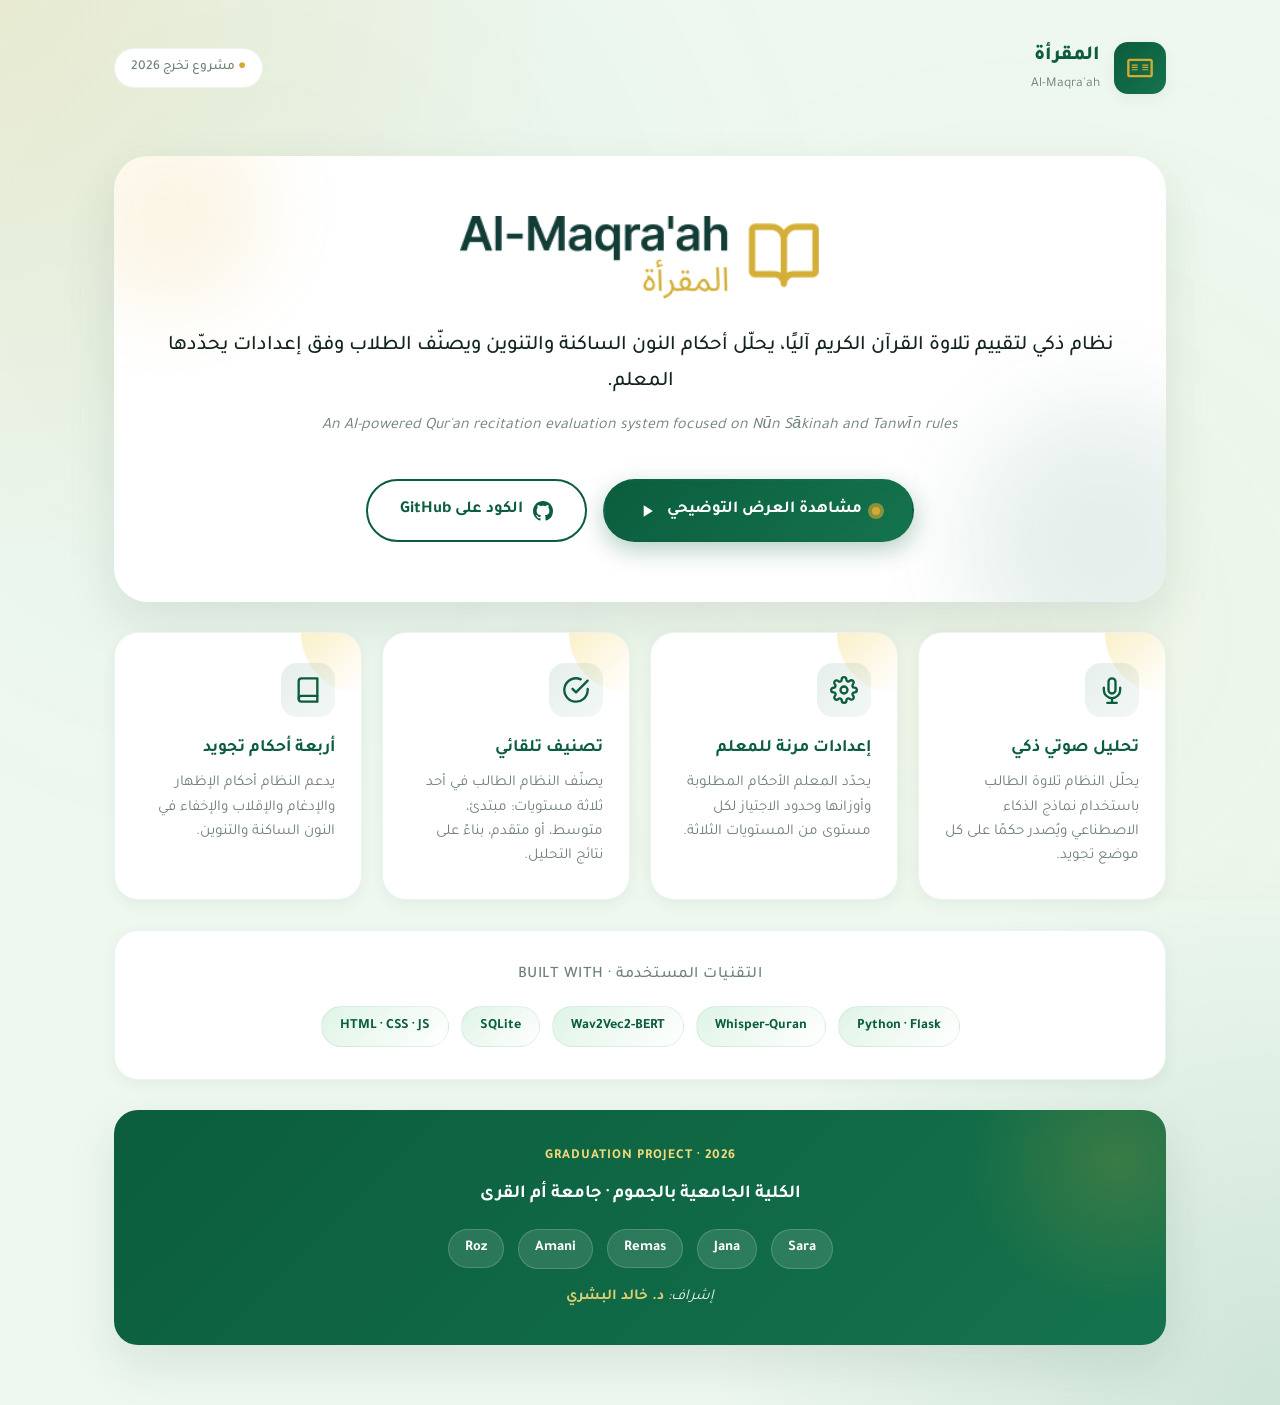
<file: index.html>
<!DOCTYPE html>
<html lang="ar" dir="rtl">
<head>
<meta charset="UTF-8">
<meta name="viewport" content="width=device-width, initial-scale=1.0">
<title>Al-Maqra'ah · المقرأة</title>
<meta name="description" content="نظام ذكي لتقييم تلاوة القرآن الكريم آليًا — مشروع تخرج، جامعة أم القرى">
<link rel="icon" type="image/png" href="maqraah-logo.png">
<link rel="preconnect" href="https://fonts.googleapis.com">
<link rel="preconnect" href="https://fonts.gstatic.com" crossorigin>
<link href="https://fonts.googleapis.com/css2?family=Tajawal:wght@300;400;500;700;800&display=swap" rel="stylesheet">
<style>
  :root {
    --bg: #eef8ef;
    --mint: #dff4e5;
    --green: #0b5d3d;
    --green-2: #14734d;
    --gold: #d6a935;
    --gold-soft: #f4d97a;
    --text: #13241b;
    --muted: #6f8176;
    --white: #ffffff;
    --border: rgba(11, 93, 61, 0.08);
    --shadow-sm: 0 4px 16px rgba(18, 52, 35, 0.06);
    --shadow: 0 20px 50px rgba(18, 52, 35, 0.10);
    --shadow-lg: 0 30px 80px rgba(18, 52, 35, 0.15);
    --radius: 24px;
    --radius-lg: 34px;
  }

  * { margin: 0; padding: 0; box-sizing: border-box; }

  html { scroll-behavior: smooth; }

  body {
    font-family: 'Tajawal', sans-serif;
    background:
      radial-gradient(circle at top left, rgba(214,169,53,0.15), transparent 30%),
      radial-gradient(circle at bottom right, rgba(20,115,77,0.15), transparent 30%),
      var(--bg);
    color: var(--text);
    line-height: 1.6;
    min-height: 100vh;
    overflow-x: hidden;
  }

  /* Decorative pattern */
  body::before {
    content: '';
    position: fixed;
    inset: 0;
    background-image:
      radial-gradient(circle at 20% 30%, rgba(11, 93, 61, 0.03) 0%, transparent 50%),
      radial-gradient(circle at 80% 70%, rgba(214, 169, 53, 0.04) 0%, transparent 50%);
    pointer-events: none;
    z-index: 0;
  }

  .wrapper {
    position: relative;
    z-index: 1;
    max-width: 1100px;
    margin: 0 auto;
    padding: 40px 24px 60px;
  }

  /* Header */
  header {
    display: flex;
    justify-content: space-between;
    align-items: center;
    margin-bottom: 60px;
    flex-wrap: wrap;
    gap: 20px;
  }

  .brand {
    display: flex;
    align-items: center;
    gap: 14px;
  }

  .brand-mark {
    width: 52px;
    height: 52px;
    background: linear-gradient(135deg, var(--green) 0%, var(--green-2) 100%);
    border-radius: 14px;
    display: flex;
    align-items: center;
    justify-content: center;
    box-shadow: var(--shadow-sm);
  }

  .brand-mark svg {
    width: 28px;
    height: 28px;
    fill: var(--gold);
  }

  .brand-text {
    font-weight: 800;
    font-size: 1.25rem;
    color: var(--green);
  }

  .brand-text small {
    display: block;
    font-size: 0.85rem;
    color: var(--muted);
    font-weight: 400;
    margin-top: 2px;
  }

  .header-badge {
    background: var(--white);
    border: 1px solid var(--border);
    padding: 8px 16px;
    border-radius: 100px;
    font-size: 0.85rem;
    color: var(--muted);
    font-weight: 500;
  }

  .header-badge span {
    color: var(--gold);
    font-weight: 700;
  }

  /* Hero */
  .hero {
    background: var(--white);
    border-radius: var(--radius-lg);
    padding: 60px 50px;
    box-shadow: var(--shadow);
    position: relative;
    overflow: hidden;
    margin-bottom: 30px;
  }

  .hero::before {
    content: '';
    position: absolute;
    top: -50px;
    left: -50px;
    width: 200px;
    height: 200px;
    background: linear-gradient(135deg, var(--gold-soft), var(--gold));
    border-radius: 50%;
    opacity: 0.15;
    filter: blur(40px);
  }

  .hero::after {
    content: '';
    position: absolute;
    bottom: -80px;
    right: -80px;
    width: 280px;
    height: 280px;
    background: linear-gradient(135deg, var(--green-2), var(--green));
    border-radius: 50%;
    opacity: 0.10;
    filter: blur(50px);
  }

  .hero-content {
    position: relative;
    z-index: 1;
    text-align: center;
  }

  .hero-logo {
    max-width: 360px;
    width: 80%;
    height: auto;
    margin: 0 auto 30px;
    display: block;
  }

  .hero-tagline {
    font-size: 1.3rem;
    color: var(--text);
    font-weight: 500;
    margin-bottom: 14px;
    line-height: 1.7;
  }

  .hero-subtagline {
    font-size: 1rem;
    color: var(--muted);
    font-style: italic;
    margin-bottom: 40px;
    direction: ltr;
  }

  .cta-group {
    display: flex;
    gap: 16px;
    justify-content: center;
    flex-wrap: wrap;
  }

  .btn {
    display: inline-flex;
    align-items: center;
    gap: 10px;
    padding: 16px 32px;
    border-radius: 100px;
    font-size: 1.05rem;
    font-weight: 700;
    font-family: inherit;
    text-decoration: none;
    transition: all 0.3s cubic-bezier(0.4, 0, 0.2, 1);
    border: 2px solid transparent;
    cursor: pointer;
    position: relative;
    overflow: hidden;
  }

  .btn svg {
    width: 20px;
    height: 20px;
  }

  .btn-primary {
    background: linear-gradient(135deg, var(--green) 0%, var(--green-2) 100%);
    color: white;
    box-shadow: 0 8px 24px rgba(11, 93, 61, 0.3);
  }

  .btn-primary:hover {
    transform: translateY(-3px);
    box-shadow: 0 12px 32px rgba(11, 93, 61, 0.4);
  }

  .btn-secondary {
    background: var(--white);
    color: var(--green);
    border-color: var(--green);
  }

  .btn-secondary:hover {
    background: var(--green);
    color: white;
    transform: translateY(-3px);
    box-shadow: 0 12px 32px rgba(11, 93, 61, 0.25);
  }

  /* Pulse dot for video button */
  .pulse-dot {
    position: relative;
    width: 8px;
    height: 8px;
    background: var(--gold);
    border-radius: 50%;
  }

  .pulse-dot::after {
    content: '';
    position: absolute;
    inset: -4px;
    background: var(--gold);
    border-radius: 50%;
    opacity: 0.6;
    animation: pulse 1.8s ease-out infinite;
  }

  @keyframes pulse {
    0% { transform: scale(1); opacity: 0.6; }
    100% { transform: scale(2.5); opacity: 0; }
  }

  /* Features section */
  .features {
    display: grid;
    grid-template-columns: repeat(auto-fit, minmax(220px, 1fr));
    gap: 20px;
    margin-bottom: 30px;
  }

  .feature-card {
    background: var(--white);
    border-radius: var(--radius);
    padding: 30px 26px;
    box-shadow: var(--shadow-sm);
    border: 1px solid var(--border);
    transition: transform 0.3s ease, box-shadow 0.3s ease;
    position: relative;
    overflow: hidden;
  }

  .feature-card:hover {
    transform: translateY(-6px);
    box-shadow: var(--shadow);
  }

  .feature-card::before {
    content: '';
    position: absolute;
    top: 0;
    right: 0;
    width: 60px;
    height: 60px;
    background: linear-gradient(135deg, var(--gold-soft), transparent);
    opacity: 0.4;
    border-radius: 0 0 0 100%;
  }

  .feature-icon {
    width: 54px;
    height: 54px;
    background: linear-gradient(135deg, rgba(11, 93, 61, 0.1), rgba(20, 115, 77, 0.05));
    border-radius: 16px;
    display: flex;
    align-items: center;
    justify-content: center;
    margin-bottom: 18px;
    color: var(--green);
    font-size: 1.6rem;
    position: relative;
    z-index: 1;
  }

  .feature-card h3 {
    font-size: 1.1rem;
    font-weight: 700;
    color: var(--green);
    margin-bottom: 8px;
    position: relative;
    z-index: 1;
  }

  .feature-card p {
    color: var(--muted);
    font-size: 0.95rem;
    line-height: 1.6;
    position: relative;
    z-index: 1;
  }

  /* Tech stack */
  .tech-section {
    background: var(--white);
    border-radius: var(--radius);
    padding: 32px;
    box-shadow: var(--shadow-sm);
    border: 1px solid var(--border);
    margin-bottom: 30px;
  }

  .tech-title {
    font-size: 1rem;
    color: var(--muted);
    font-weight: 500;
    margin-bottom: 18px;
    text-align: center;
    letter-spacing: 0.5px;
  }

  .tech-grid {
    display: flex;
    justify-content: center;
    gap: 12px;
    flex-wrap: wrap;
  }

  .tech-pill {
    background: linear-gradient(135deg, var(--mint), var(--white));
    color: var(--green);
    padding: 8px 18px;
    border-radius: 100px;
    font-size: 0.88rem;
    font-weight: 600;
    border: 1px solid var(--border);
  }

  /* Footer card */
  .footer-card {
    background: linear-gradient(135deg, var(--green) 0%, var(--green-2) 100%);
    border-radius: var(--radius);
    padding: 36px;
    color: white;
    text-align: center;
    box-shadow: var(--shadow);
    position: relative;
    overflow: hidden;
  }

  .footer-card::before {
    content: '';
    position: absolute;
    top: -100px;
    right: -100px;
    width: 300px;
    height: 300px;
    background: radial-gradient(circle, rgba(214, 169, 53, 0.2), transparent 70%);
    border-radius: 50%;
  }

  .footer-label {
    color: var(--gold-soft);
    font-size: 0.85rem;
    font-weight: 600;
    letter-spacing: 1px;
    margin-bottom: 12px;
    text-transform: uppercase;
    position: relative;
  }

  .footer-uni {
    font-size: 1.15rem;
    font-weight: 700;
    margin-bottom: 20px;
    position: relative;
  }

  .team-names {
    display: flex;
    justify-content: center;
    gap: 14px;
    flex-wrap: wrap;
    margin-bottom: 16px;
    position: relative;
  }

  .team-name {
    background: rgba(255, 255, 255, 0.12);
    border: 1px solid rgba(255, 255, 255, 0.18);
    padding: 7px 16px;
    border-radius: 100px;
    font-size: 0.92rem;
    font-weight: 600;
    backdrop-filter: blur(10px);
  }

  .advisor {
    font-size: 0.95rem;
    opacity: 0.9;
    font-style: italic;
    position: relative;
  }

  .advisor strong {
    color: var(--gold-soft);
    font-style: normal;
  }

  /* Responsive */
  @media (max-width: 700px) {
    .wrapper { padding: 24px 16px 40px; }
    .hero { padding: 40px 28px; }
    .hero-logo { max-width: 280px; }
    .hero-tagline { font-size: 1.1rem; }
    .btn { padding: 14px 24px; font-size: 0.95rem; width: 100%; max-width: 300px; justify-content: center; }
    .cta-group { flex-direction: column; align-items: center; }
    .feature-card { padding: 24px 20px; }
    .footer-card { padding: 28px 20px; }
    header { justify-content: center; }
  }
</style>
</head>
<body>
  <div class="wrapper">

    <!-- Header -->
    <header>
      <div class="brand">
        <div class="brand-mark">
          <svg viewBox="0 0 24 24" xmlns="http://www.w3.org/2000/svg">
            <path d="M21 4H3c-1.1 0-2 .9-2 2v12c0 1.1.9 2 2 2h18c1.1 0 2-.9 2-2V6c0-1.1-.9-2-2-2zm-9 14H3V6h9v12zm9 0h-9V6h9v12zM5 9h5v1H5zm0 2h5v1H5zm0 2h5v1H5zm9-4h5v1h-5zm0 2h5v1h-5zm0 2h5v1h-5z"/>
          </svg>
        </div>
        <div>
          <div class="brand-text">المقرأة <small>Al-Maqra'ah</small></div>
        </div>
      </div>
      <div class="header-badge">
        <span>●</span> مشروع تخرج 2026
      </div>
    </header>

    <!-- Hero -->
    <section class="hero">
      <div class="hero-content">
        <img src="maqraah-logo.png" alt="Al-Maqra'ah — المقرأة" class="hero-logo">
        <p class="hero-tagline">
          نظام ذكي لتقييم تلاوة القرآن الكريم آليًا، يحلّل أحكام النون الساكنة والتنوين ويصنّف الطلاب وفق إعدادات يحدّدها المعلم.
        </p>
        <p class="hero-subtagline">
          An AI-powered Qur'an recitation evaluation system focused on Nūn Sākinah and Tanwīn rules
        </p>

        <div class="cta-group">
          <a href="https://youtu.be/nG270QGE8Oc" class="btn btn-primary" target="_blank" rel="noopener">
            <span class="pulse-dot"></span>
            مشاهدة العرض التوضيحي
            <svg viewBox="0 0 24 24" fill="currentColor"><path d="M8 5v14l11-7z"/></svg>
          </a>
          <a href="https://github.com/rabakkar/Al-Maqraah" class="btn btn-secondary" target="_blank" rel="noopener">
            <svg viewBox="0 0 24 24" fill="currentColor"><path d="M12 0C5.37 0 0 5.37 0 12c0 5.31 3.435 9.795 8.205 11.385.6.105.825-.255.825-.57 0-.285-.015-1.23-.015-2.235-3.015.555-3.795-.735-4.035-1.41-.135-.345-.72-1.41-1.23-1.695-.42-.225-1.02-.78-.015-.795.945-.015 1.62.87 1.845 1.23 1.08 1.815 2.805 1.305 3.495.99.105-.78.42-1.305.765-1.605-2.67-.3-5.46-1.335-5.46-5.925 0-1.305.465-2.385 1.23-3.225-.12-.3-.54-1.53.12-3.18 0 0 1.005-.315 3.3 1.23.96-.27 1.98-.405 3-.405s2.04.135 3 .405c2.295-1.56 3.3-1.23 3.3-1.23.66 1.65.24 2.88.12 3.18.765.84 1.23 1.905 1.23 3.225 0 4.605-2.805 5.625-5.475 5.925.435.375.81 1.095.81 2.22 0 1.605-.015 2.895-.015 3.3 0 .315.225.69.825.57A12.02 12.02 0 0024 12c0-6.63-5.37-12-12-12z"/></svg>
            الكود على GitHub
          </a>
        </div>
      </div>
    </section>

    <!-- Features -->
    <section class="features">
      <div class="feature-card">
        <div class="feature-icon">
          <svg width="28" height="28" viewBox="0 0 24 24" fill="none" stroke="currentColor" stroke-width="2" stroke-linecap="round" stroke-linejoin="round">
            <path d="M12 2a3 3 0 0 0-3 3v7a3 3 0 0 0 6 0V5a3 3 0 0 0-3-3z"/>
            <path d="M19 10v2a7 7 0 0 1-14 0v-2"/>
            <line x1="12" y1="19" x2="12" y2="23"/>
            <line x1="8" y1="23" x2="16" y2="23"/>
          </svg>
        </div>
        <h3>تحليل صوتي ذكي</h3>
        <p>يحلّل النظام تلاوة الطالب باستخدام نماذج الذكاء الاصطناعي ويُصدر حكمًا على كل موضع تجويد.</p>
      </div>

      <div class="feature-card">
        <div class="feature-icon">
          <svg width="28" height="28" viewBox="0 0 24 24" fill="none" stroke="currentColor" stroke-width="2" stroke-linecap="round" stroke-linejoin="round">
            <circle cx="12" cy="12" r="3"/>
            <path d="M19.4 15a1.65 1.65 0 0 0 .33 1.82l.06.06a2 2 0 0 1 0 2.83 2 2 0 0 1-2.83 0l-.06-.06a1.65 1.65 0 0 0-1.82-.33 1.65 1.65 0 0 0-1 1.51V21a2 2 0 0 1-2 2 2 2 0 0 1-2-2v-.09A1.65 1.65 0 0 0 9 19.4a1.65 1.65 0 0 0-1.82.33l-.06.06a2 2 0 0 1-2.83 0 2 2 0 0 1 0-2.83l.06-.06a1.65 1.65 0 0 0 .33-1.82 1.65 1.65 0 0 0-1.51-1H3a2 2 0 0 1-2-2 2 2 0 0 1 2-2h.09A1.65 1.65 0 0 0 4.6 9a1.65 1.65 0 0 0-.33-1.82l-.06-.06a2 2 0 0 1 0-2.83 2 2 0 0 1 2.83 0l.06.06a1.65 1.65 0 0 0 1.82.33H9a1.65 1.65 0 0 0 1-1.51V3a2 2 0 0 1 2-2 2 2 0 0 1 2 2v.09a1.65 1.65 0 0 0 1 1.51 1.65 1.65 0 0 0 1.82-.33l.06-.06a2 2 0 0 1 2.83 0 2 2 0 0 1 0 2.83l-.06.06a1.65 1.65 0 0 0-.33 1.82V9a1.65 1.65 0 0 0 1.51 1H21a2 2 0 0 1 2 2 2 2 0 0 1-2 2h-.09a1.65 1.65 0 0 0-1.51 1z"/>
          </svg>
        </div>
        <h3>إعدادات مرنة للمعلم</h3>
        <p>يحدّد المعلم الأحكام المطلوبة وأوزانها وحدود الاجتياز لكل مستوى من المستويات الثلاثة.</p>
      </div>

      <div class="feature-card">
        <div class="feature-icon">
          <svg width="28" height="28" viewBox="0 0 24 24" fill="none" stroke="currentColor" stroke-width="2" stroke-linecap="round" stroke-linejoin="round">
            <path d="M22 11.08V12a10 10 0 1 1-5.93-9.14"/>
            <polyline points="22 4 12 14.01 9 11.01"/>
          </svg>
        </div>
        <h3>تصنيف تلقائي</h3>
        <p>يصنّف النظام الطالب في أحد ثلاثة مستويات: مبتدئ، متوسط، أو متقدم، بناءً على نتائج التحليل.</p>
      </div>

      <div class="feature-card">
        <div class="feature-icon">
          <svg width="28" height="28" viewBox="0 0 24 24" fill="none" stroke="currentColor" stroke-width="2" stroke-linecap="round" stroke-linejoin="round">
            <path d="M4 19.5A2.5 2.5 0 0 1 6.5 17H20"/>
            <path d="M6.5 2H20v20H6.5A2.5 2.5 0 0 1 4 19.5v-15A2.5 2.5 0 0 1 6.5 2z"/>
          </svg>
        </div>
        <h3>أربعة أحكام تجويد</h3>
        <p>يدعم النظام أحكام الإظهار والإدغام والإقلاب والإخفاء في النون الساكنة والتنوين.</p>
      </div>
    </section>

    <!-- Tech Stack -->
    <section class="tech-section">
      <div class="tech-title">التقنيات المستخدمة · BUILT WITH</div>
      <div class="tech-grid">
        <span class="tech-pill">Python · Flask</span>
        <span class="tech-pill">Whisper-Quran</span>
        <span class="tech-pill">Wav2Vec2-BERT</span>
        <span class="tech-pill">SQLite</span>
        <span class="tech-pill">HTML · CSS · JS</span>
      </div>
    </section>

    <!-- Footer -->
    <section class="footer-card">
      <div class="footer-label">GRADUATION PROJECT · 2026</div>
      <div class="footer-uni">الكلية الجامعية بالجموم · جامعة أم القرى</div>
      <div class="team-names">
        <span class="team-name">Sara</span>
        <span class="team-name">Jana</span>
        <span class="team-name">Remas</span>
        <span class="team-name">Amani</span>
        <span class="team-name">Roz</span>
      </div>
      <div class="advisor">إشراف: <strong>د. خالد البشري</strong></div>
    </section>

  </div>
</body>
</html>
</file>
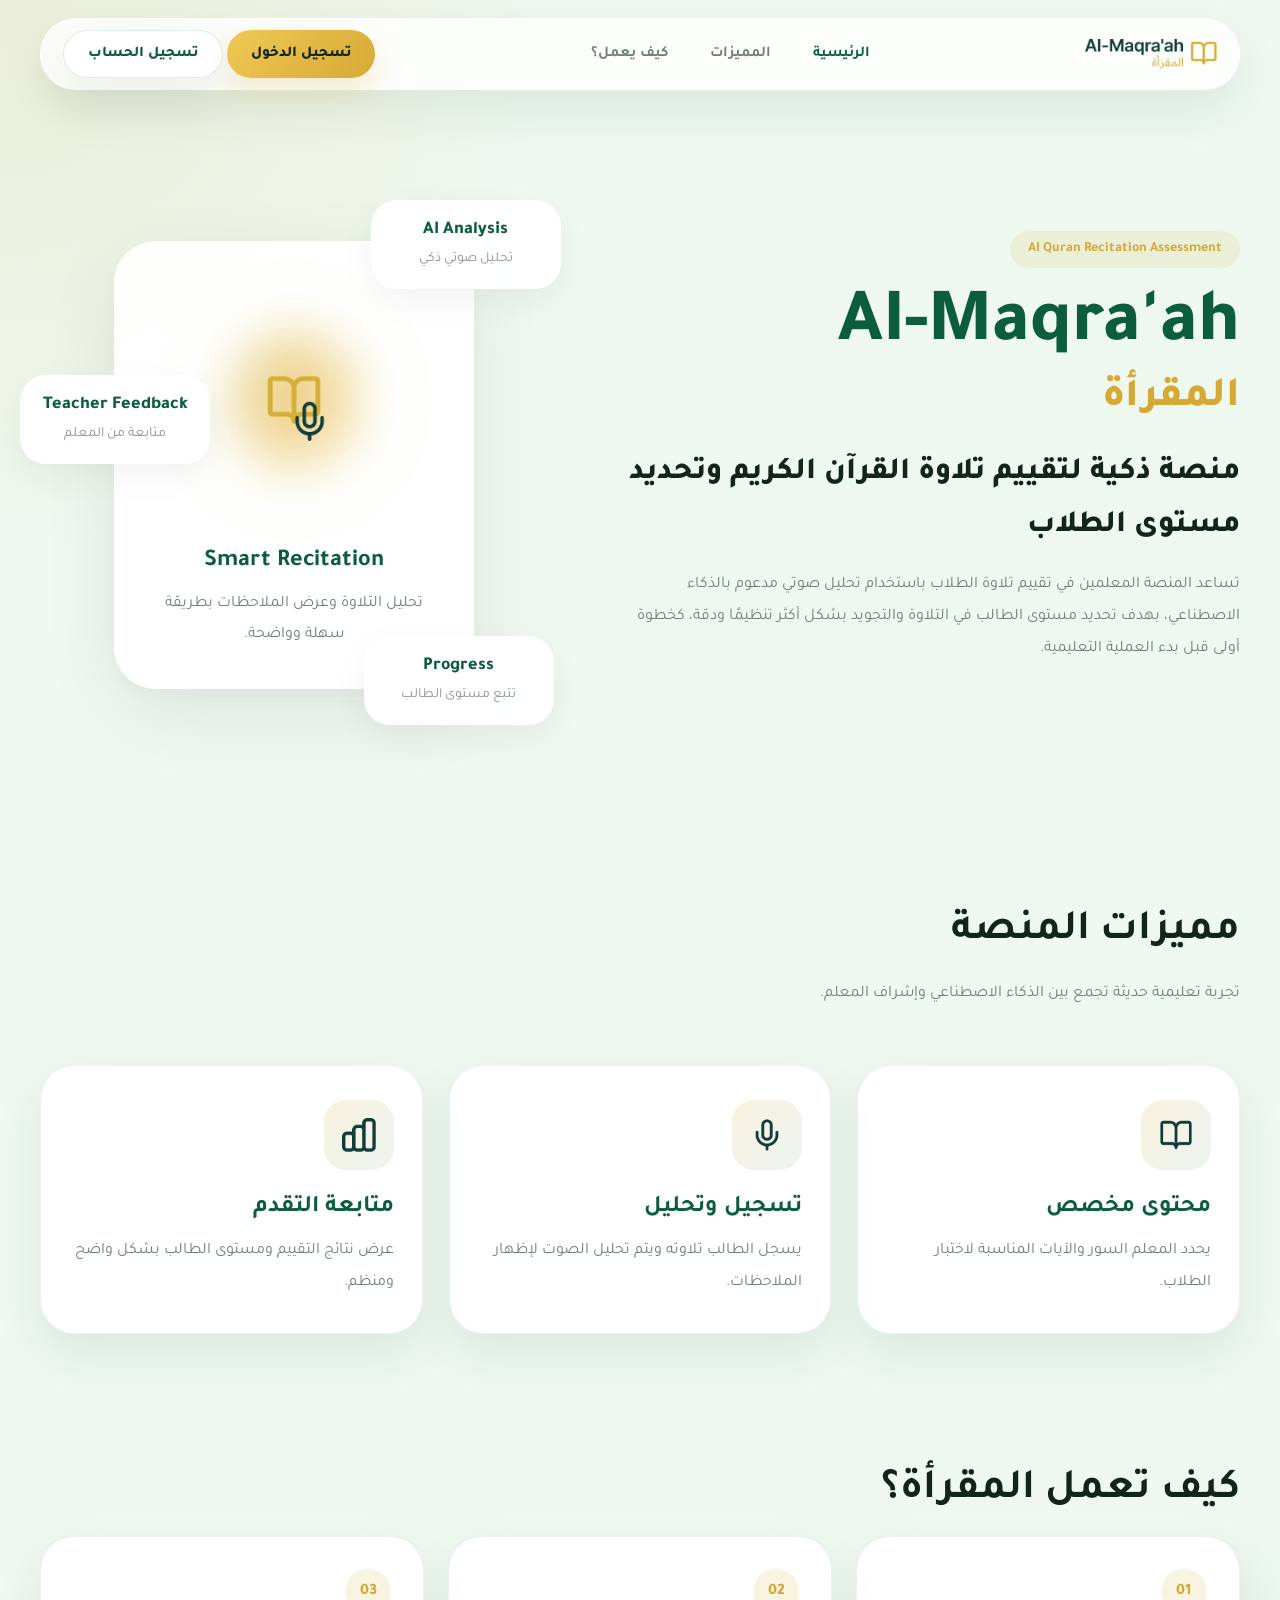
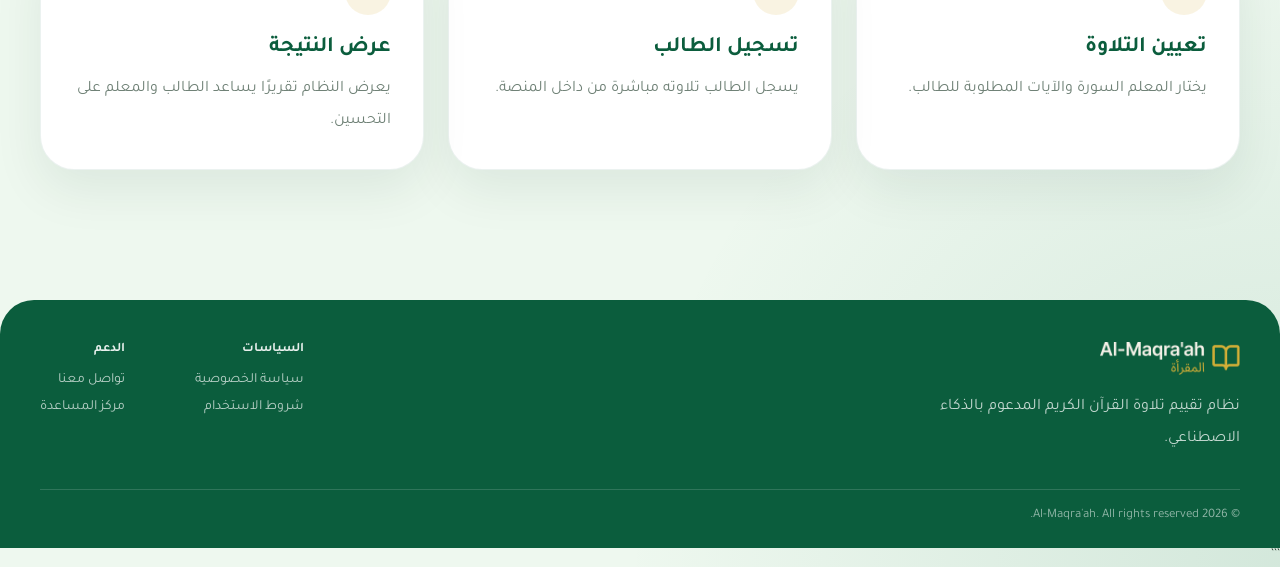
<file: Al-Maqraah/index.html>
<!DOCTYPE html>
<html lang="ar" dir="rtl">
<head>
  <meta charset="UTF-8" />
  <meta name="viewport" content="width=device-width, initial-scale=1.0" />

  <title>Al-Maqra'ah | المقرأة</title>

  <link rel="stylesheet" href="css/base.css" />
  <link rel="stylesheet" href="css/layout.css" />
  <link rel="stylesheet" href="css/components.css" />
  <link rel="stylesheet" href="css/pages.css" />
</head>

<body>
  <div class="page">

    <header class="navbar">
      <div class="container navbar__inner">
        <a href="index.html">
          <img src="assets/icons/g-maqraah-logo.png" alt="Al-Maqra'ah" class="navbar-logo">
        </a>

        <nav class="navbar__links">
          <a href="index.html" class="active">الرئيسية</a>
          <a href="#features">المميزات</a>
          <a href="#steps">كيف يعمل؟</a>
        </nav>

        <div class="navbar__actions">
          <a href="login.html" class="btn btn--gold navbar__login">
            تسجيل الدخول
          </a>
          <a href="signup.html" class="btn btn--outline navbar__login">
            تسجيل الحساب
          </a>
        </div>
      </div>
    </header>

    <main>

      <section class="hero">
        <div class="container hero__inner">

          <div class="hero__content">
            <div class="hero__badge">AI Quran Recitation Assessment</div>

            <h1 class="hero__title">AI-Maqra'ah</h1>
            <h2 class="hero__arabic">المقرأة</h2>

            <p class="hero__headline">
             منصة ذكية لتقييم تلاوة القرآن الكريم وتحديد مستوى الطلاب
            </p>

            <p class="hero__text">
             تساعد المنصة المعلمين في تقييم تلاوة الطلاب باستخدام تحليل صوتي مدعوم بالذكاء الاصطناعي، بهدف تحديد مستوى الطالب في التلاوة والتجويد بشكل أكثر تنظيمًا ودقة، كخطوة أولى قبل بدء العملية التعليمية.
            </p>

            <div class="hero__actions">
            </div>
          </div>

          <div class="hero__visual">
            <div class="hero-main-card glass-card">
              <img src="assets/icons/book.png" alt="">
              <h3>Smart Recitation</h3>
              <p>تحليل التلاوة وعرض الملاحظات بطريقة سهلة وواضحة.</p>
            </div>

            <div class="float-card float-card--1">
              <h4>AI Analysis</h4>
              <p>تحليل صوتي ذكي</p>
            </div>

            <div class="float-card float-card--2">
              <h4>Teacher Feedback</h4>
              <p>متابعة من المعلم</p>
            </div>

            <div class="float-card float-card--3">
              <h4>Progress</h4>
              <p>تتبع مستوى الطالب</p>
            </div>
          </div>

        </div>
      </section>

      <section class="features" id="features">
        <div class="container">
          <h2 class="section-title">مميزات المنصة</h2>
          <p class="section-text">
            تجربة تعليمية حديثة تجمع بين الذكاء الاصطناعي وإشراف المعلم.
          </p>

          <div class="features-grid">
            <article class="feature-card">
              <div class="feature-icon">
                <img src="assets/icons/g-book.png" alt="">
              </div>
              <h3>محتوى مخصص</h3>
              <p>يحدد المعلم السور والآيات المناسبة لاختبار الطلاب.</p>
            </article>

            <article class="feature-card">
              <div class="feature-icon">
                <img src="assets/icons/g-mic.png" alt="">
              </div>
              <h3>تسجيل وتحليل</h3>
              <p>يسجل الطالب تلاوته ويتم تحليل الصوت لإظهار الملاحظات.</p>
            </article>

            <article class="feature-card">
              <div class="feature-icon">
                <img src="assets/icons/g-db.png" alt="">
              </div>
              <h3>متابعة التقدم</h3>
              <p>عرض نتائج التقييم ومستوى الطالب بشكل واضح ومنظم.</p>
            </article>
          </div>
        </div>
      </section>

      <section class="steps" id="steps">
        <div class="container">
          <h2 class="section-title">كيف تعمل المقرأة؟</h2>

          <div class="steps-grid">
            <div class="step-card">
              <div class="step-number">01</div>
              <h3>تعيين التلاوة</h3>
              <p>يختار المعلم السورة والآيات المطلوبة للطالب.</p>
            </div>

            <div class="step-card">
              <div class="step-number">02</div>
              <h3>تسجيل الطالب</h3>
              <p>يسجل الطالب تلاوته مباشرة من داخل المنصة.</p>
            </div>

            <div class="step-card">
              <div class="step-number">03</div>
              <h3>عرض النتيجة</h3>
              <p>يعرض النظام تقريرًا يساعد الطالب والمعلم على التحسين.</p>
            </div>
          </div>
        </div>
      </section>

    </main>

    <footer class="footer">
      <div class="container footer__inner">
        <div class="footer__brand">
          <img src="assets/icons/maqraah-logo.png" alt="" class="footer-logo">
          <p>نظام تقييم تلاوة القرآن الكريم المدعوم بالذكاء الاصطناعي.</p>
        </div>

        <div class="footer__links">
          <div>
            <h4>السياسات</h4>
            <a href="#">سياسة الخصوصية</a>
            <a href="#">شروط الاستخدام</a>
          </div>

          <div>
            <h4>الدعم</h4>
            <a href="#">تواصل معنا</a>
            <a href="#">مركز المساعدة</a>
          </div>
        </div>
      </div>

      <div class="container footer__bottom">
        © 2026 Al-Maqra'ah. All rights reserved.
      </div>
    </footer>

  </div>
</body>
</html>
```
</file>
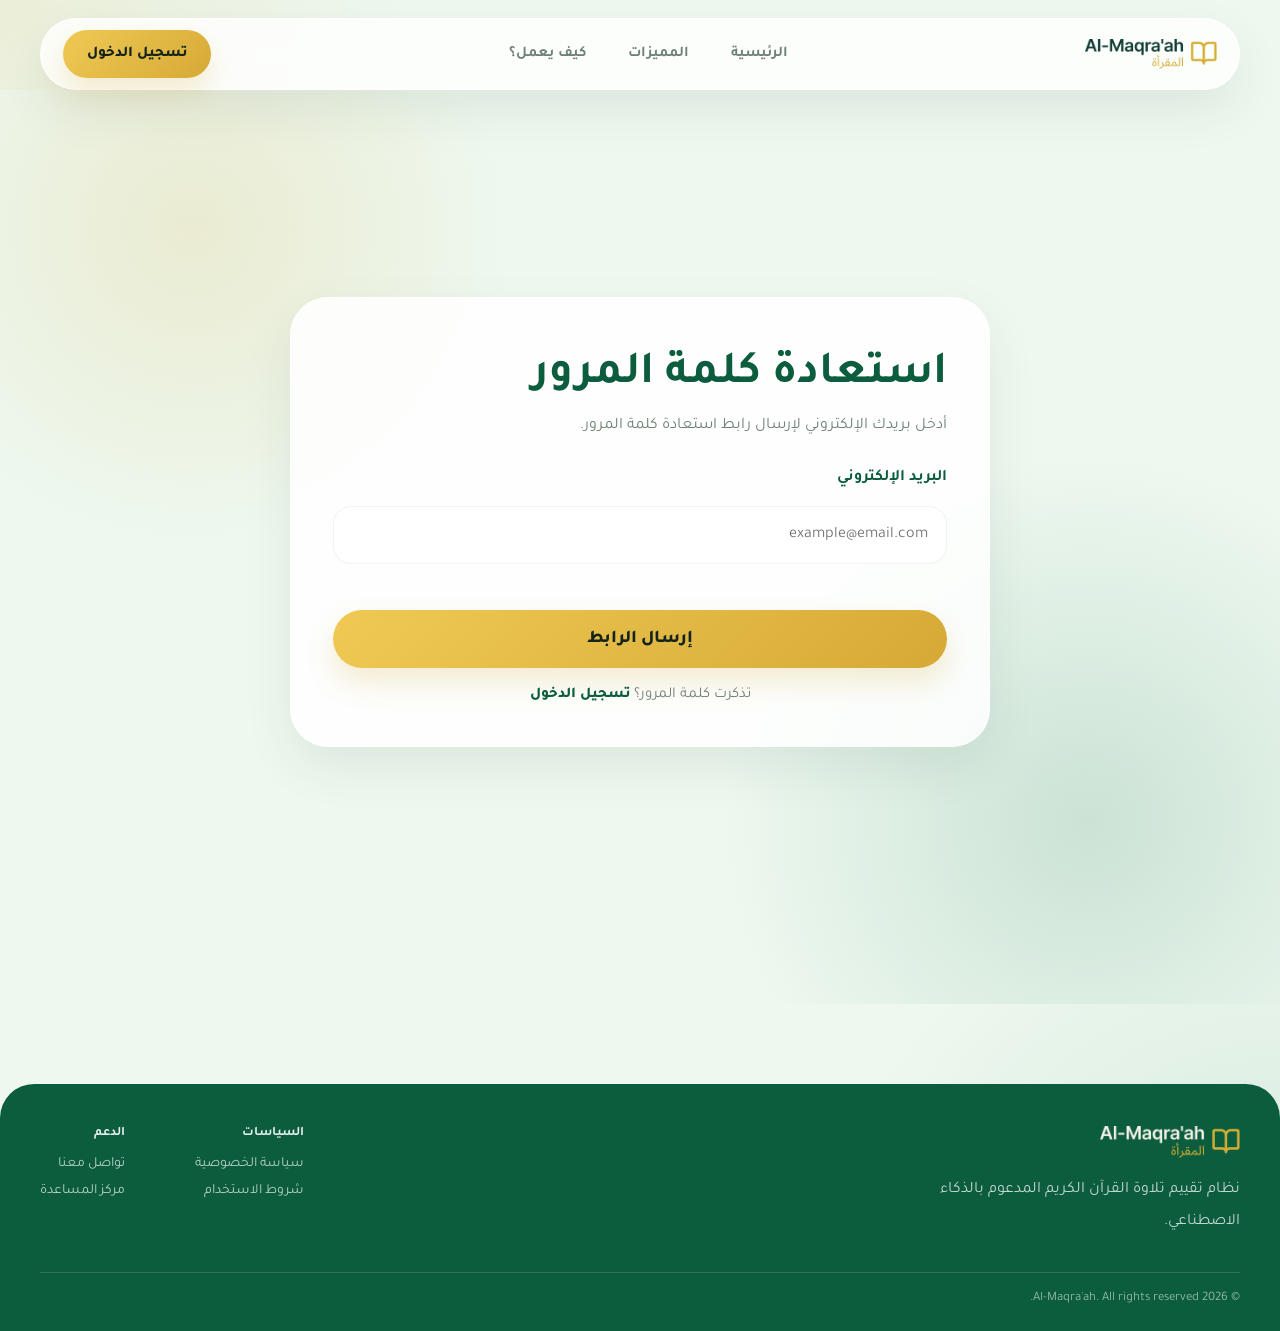
<file: Al-Maqraah/forgot-password.html>
<!DOCTYPE html>
<html lang="ar" dir="rtl">

<head>
  <meta charset="UTF-8">
  <meta name="viewport" content="width=device-width, initial-scale=1.0">

  <title>استعادة كلمة المرور | Al-Maqra'ah</title>

  <link rel="stylesheet" href="css/base.css">
  <link rel="stylesheet" href="css/layout.css">
  <link rel="stylesheet" href="css/components.css">
  <link rel="stylesheet" href="css/pages.css">
</head>

<body>

<header class="navbar">

  <div class="container navbar__inner">

    <div class="brand">

      <img
        src="assets/icons/g-maqraah-logo.png"
        alt=""
        class="navbar-logo"
      >

    </div>

    <nav class="navbar__links">

      <a href="index.html">
        الرئيسية
      </a>

      <a href="#">
        المميزات
      </a>

      <a href="#">
        كيف يعمل؟
      </a>

    </nav>

    <a href="login.html">

      <button class="btn btn--gold">
        تسجيل الدخول
      </button>

    </a>

  </div>

</header>

<section class="login-page-v2">

  <div class="login-shell">

    <div class="login-panel">

      <div class="login-heading">

        <h1>استعادة كلمة المرور</h1>

        <p>
          أدخل بريدك الإلكتروني لإرسال رابط استعادة كلمة المرور.
        </p>

      </div>

      <form class="login-form" id="forgotForm">

        <div class="input-group">

          <label>البريد الإلكتروني</label>

          <input
            type="email"
            id="recoveryEmail"
            placeholder="example@email.com"
          >

        </div>

        <button
          type="submit"
          class="btn btn--gold login-btn"
        >
          إرسال الرابط
        </button>

      </form>

      <p class="signup-link">
        تذكرت كلمة المرور؟
        <a href="login.html">تسجيل الدخول</a>
      </p>

    </div>

  </div>

</section>

    <footer class="footer">
      <div class="container footer__inner">
        <div class="footer__brand">
          <img src="assets/icons/maqraah-logo.png" alt="" class="footer-logo">
          <p>نظام تقييم تلاوة القرآن الكريم المدعوم بالذكاء الاصطناعي.</p>
        </div>

        <div class="footer__links">
          <div>
            <h4>السياسات</h4>
            <a href="#">سياسة الخصوصية</a>
            <a href="#">شروط الاستخدام</a>
          </div>

          <div>
            <h4>الدعم</h4>
            <a href="#">تواصل معنا</a>
            <a href="#">مركز المساعدة</a>
          </div>
        </div>
      </div>

      <div class="container footer__bottom">
        © 2026 Al-Maqra'ah. All rights reserved.
      </div>
    </footer>

<script src="JavaScript/Pages/forgot-password.js"></script>

</body>
</html>
</file>
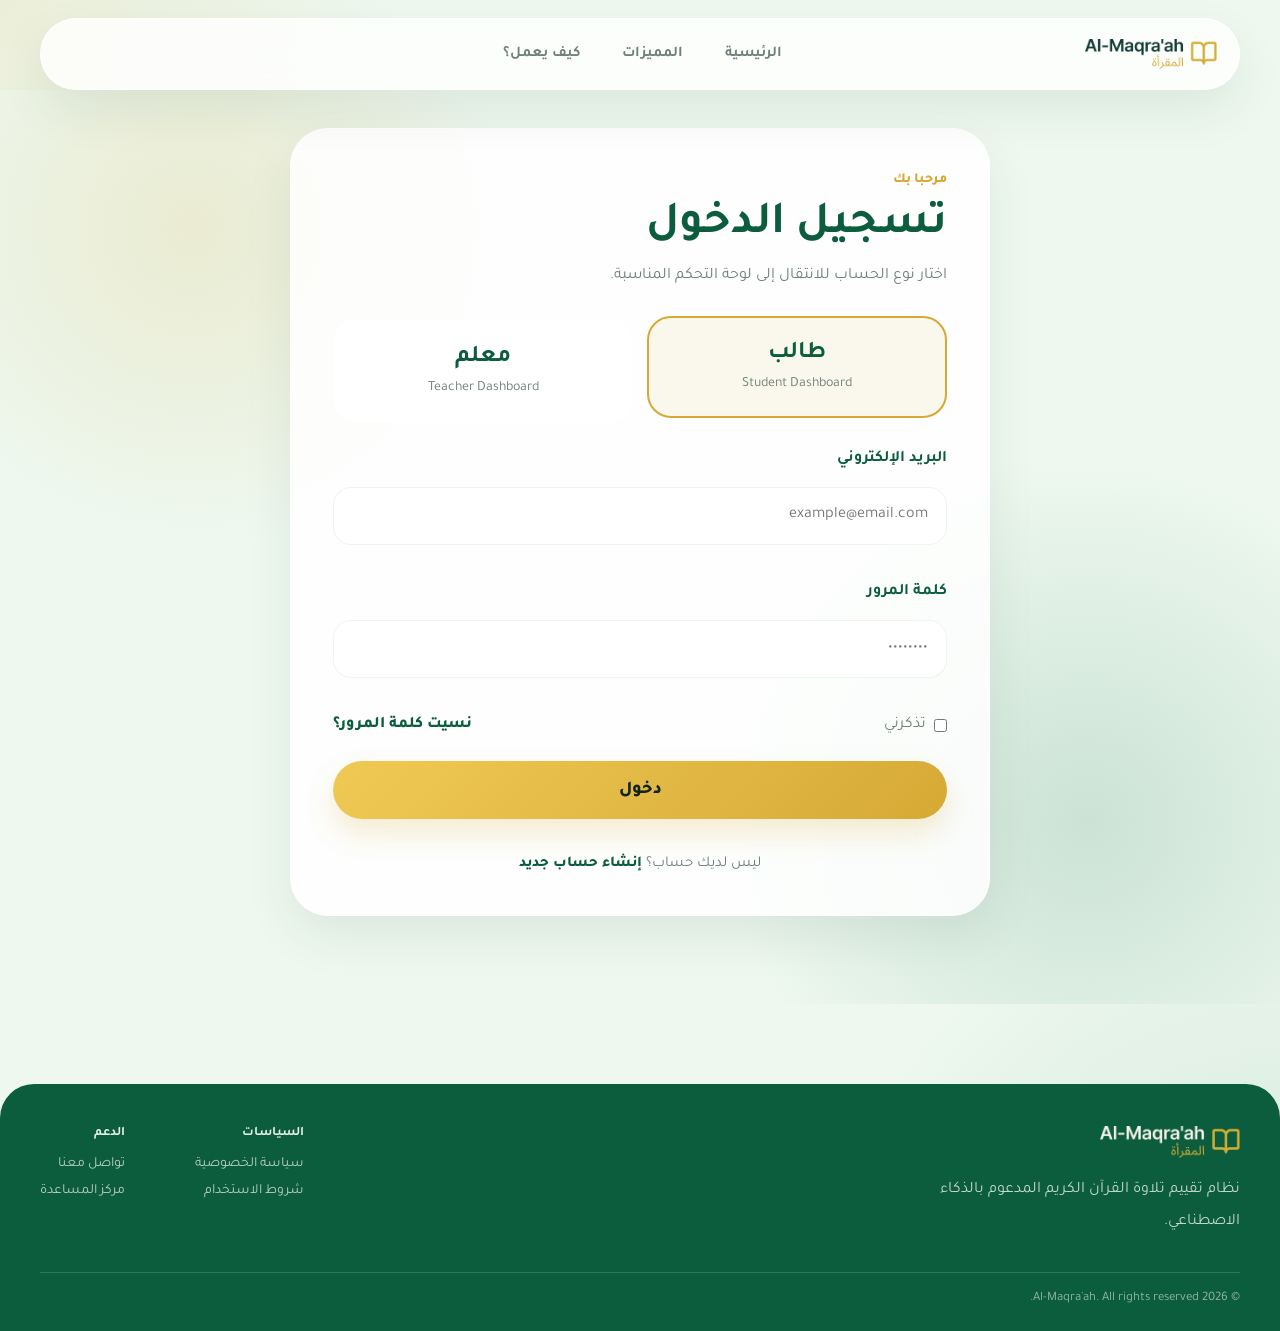
<file: Al-Maqraah/login.html>
<!DOCTYPE html>
<html lang="ar" dir="rtl">

<head>
    <meta charset="UTF-8" />
    <meta name="viewport" content="width=device-width, initial-scale=1.0" />

    <title>تسجيل الدخول | Al-Maqra'ah</title>
    <link rel="stylesheet" href="css/base.css">
    <link rel="stylesheet" href="css/layout.css">
    <link rel="stylesheet" href="css/components.css">
    <link rel="stylesheet" href="css/pages.css">

</head>

<body>

    <!-- NAVBAR -->

    <header class="navbar">
        <div class="container navbar__inner">

            <a href="index.html" class="navbar__brand">
                <img src="assets/icons/g-maqraah-logo.png" alt="Al-Maqra'ah" class="navbar-logo">
            </a>

            <nav class="navbar__links">
                <a href="index.html">الرئيسية</a>
                <a href="index.html#features">المميزات</a>
                <a href="index.html#steps">كيف يعمل؟</a>
            </nav>

                <span class="navbar__spacer"></span>


        </div>
    </header>

    <!-- LOGIN -->

    <section class="login-page-v2">

        <div class="login-shell">


            <div class="login-panel">

                <div class="login-heading">
                    <span>مرحبا بك</span>

                    <h1>تسجيل الدخول</h1>

                    <p>
                        اختار نوع الحساب للانتقال إلى لوحة التحكم المناسبة.
                    </p>
                </div>

                <!-- ACCOUNT TYPES -->

                <div class="account-types">

                    <div class="account-card active" data-role="student">
                        <h3>طالب</h3>
                        <span>Student Dashboard</span>
                    </div>

                    <div class="account-card" data-role="teacher">
                        <h3>معلم</h3>
                        <span>Teacher Dashboard</span>
                    </div>

                </div>

                <!-- FORM -->

                <form class="login-form">

                    <div class="input-group">
                        <label>البريد الإلكتروني</label>

                        <input type="email" placeholder="example@email.com">
                    </div>

                    <div class="input-group">
                        <label>كلمة المرور</label>

                        <input type="password" placeholder="••••••••">
                    </div>

                    <div class="login-options">

                        <label class="remember">
                            <input type="checkbox">
                            تذكرني
                        </label>

                        <a href="forgot-password.html">
                            نسيت كلمة المرور؟
                        </a>
                    </div>

                    <button type="submit" id="loginBtn" class="btn btn--gold login-btn">

                        دخول

                    </button>
                    <p class="signup-link">
                        ليس لديك حساب؟
                        <a href="signup.html">إنشاء حساب جديد</a>
                    </p>

                </form>

            </div>

        </div>

    </section>

    <!-- FOOTER -->

    <footer class="footer">
        <div class="container footer__inner">

            <div class="footer__brand">
                <img src="assets/icons/maqraah-logo.png" alt="Al-Maqra'ah" class="footer-logo">
                <p>نظام تقييم تلاوة القرآن الكريم المدعوم بالذكاء الاصطناعي.</p>
            </div>

            <div class="footer__links">
                <div>
                    <h4>السياسات</h4>
                    <a href="#">سياسة الخصوصية</a>
                    <a href="#">شروط الاستخدام</a>
                </div>

                <div>
                    <h4>الدعم</h4>
                    <a href="#">تواصل معنا</a>
                    <a href="#">مركز المساعدة</a>
                </div>
            </div>

        </div>

        <div class="container footer__bottom">
            © 2026 Al-Maqra'ah. All rights reserved.
        </div>
    </footer>

    <script src="JavaScript/Pages/login.js"></script>

</body>

</html>
</file>
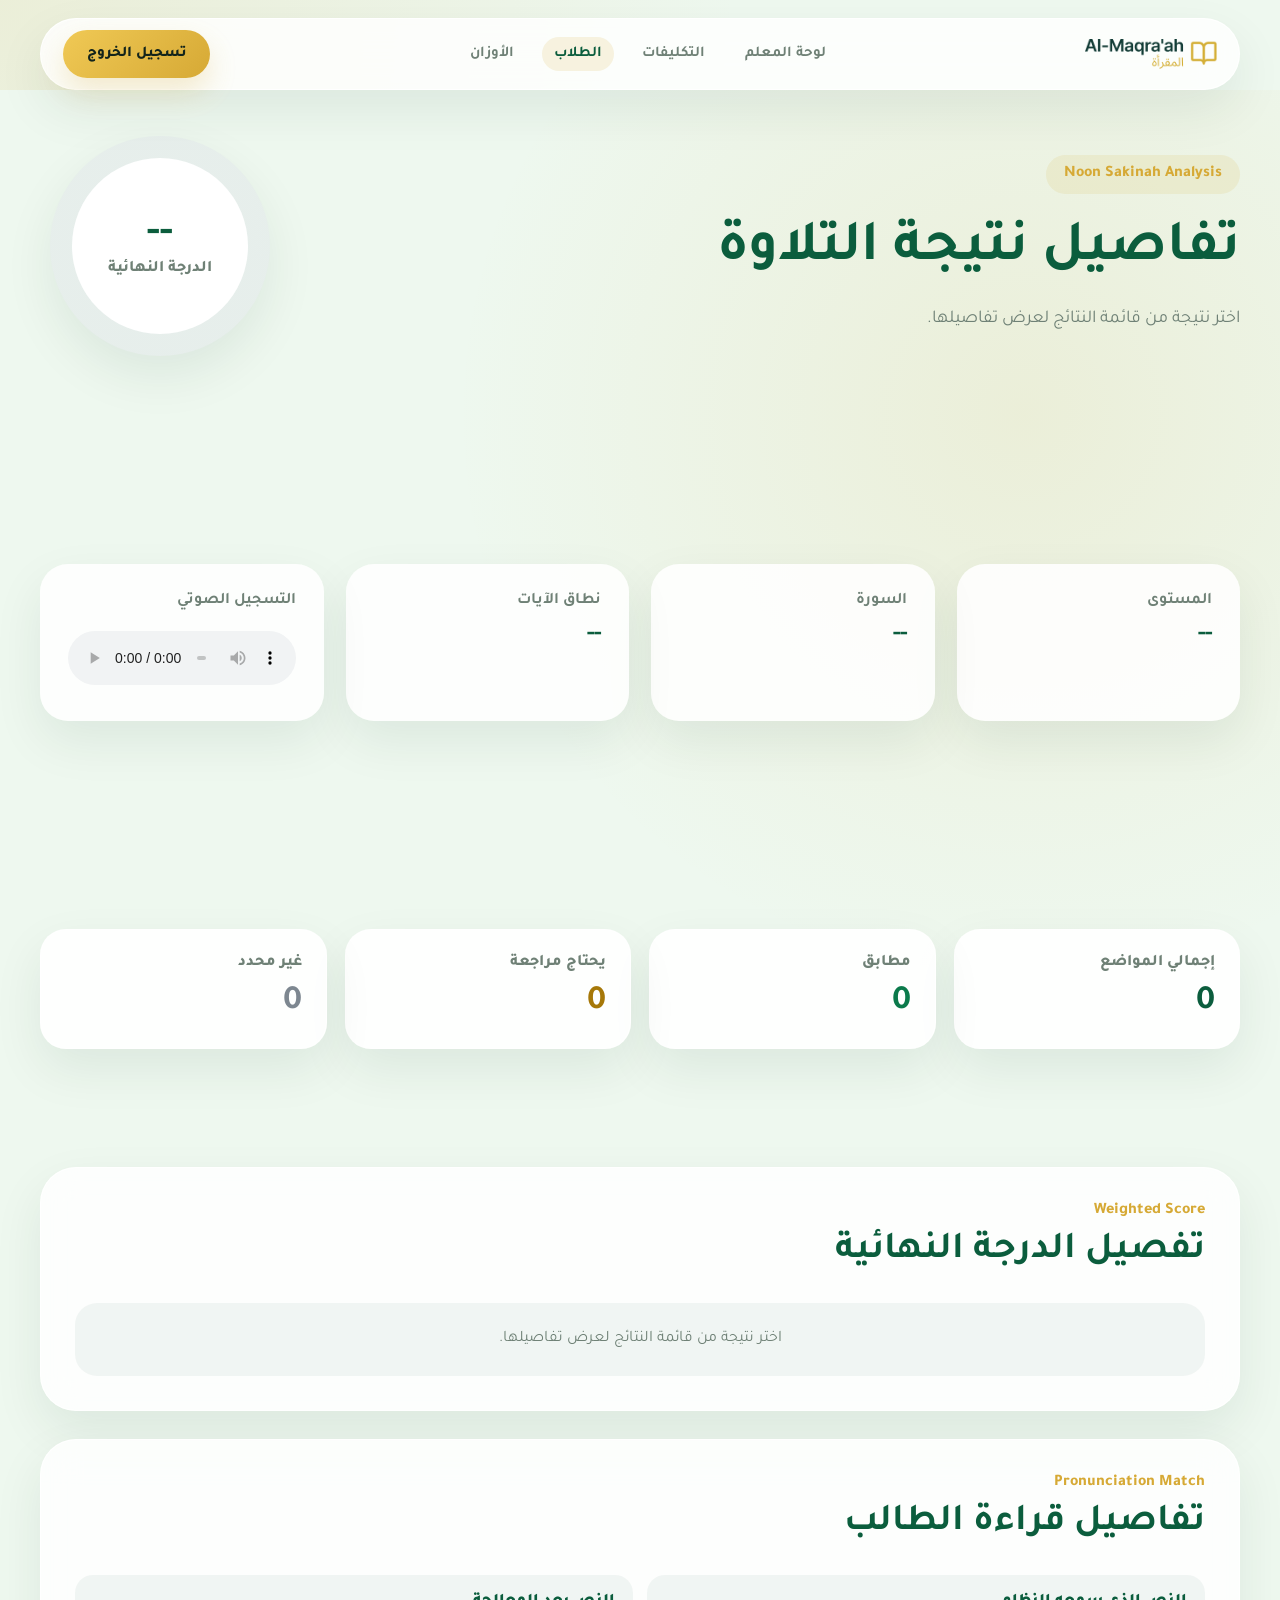
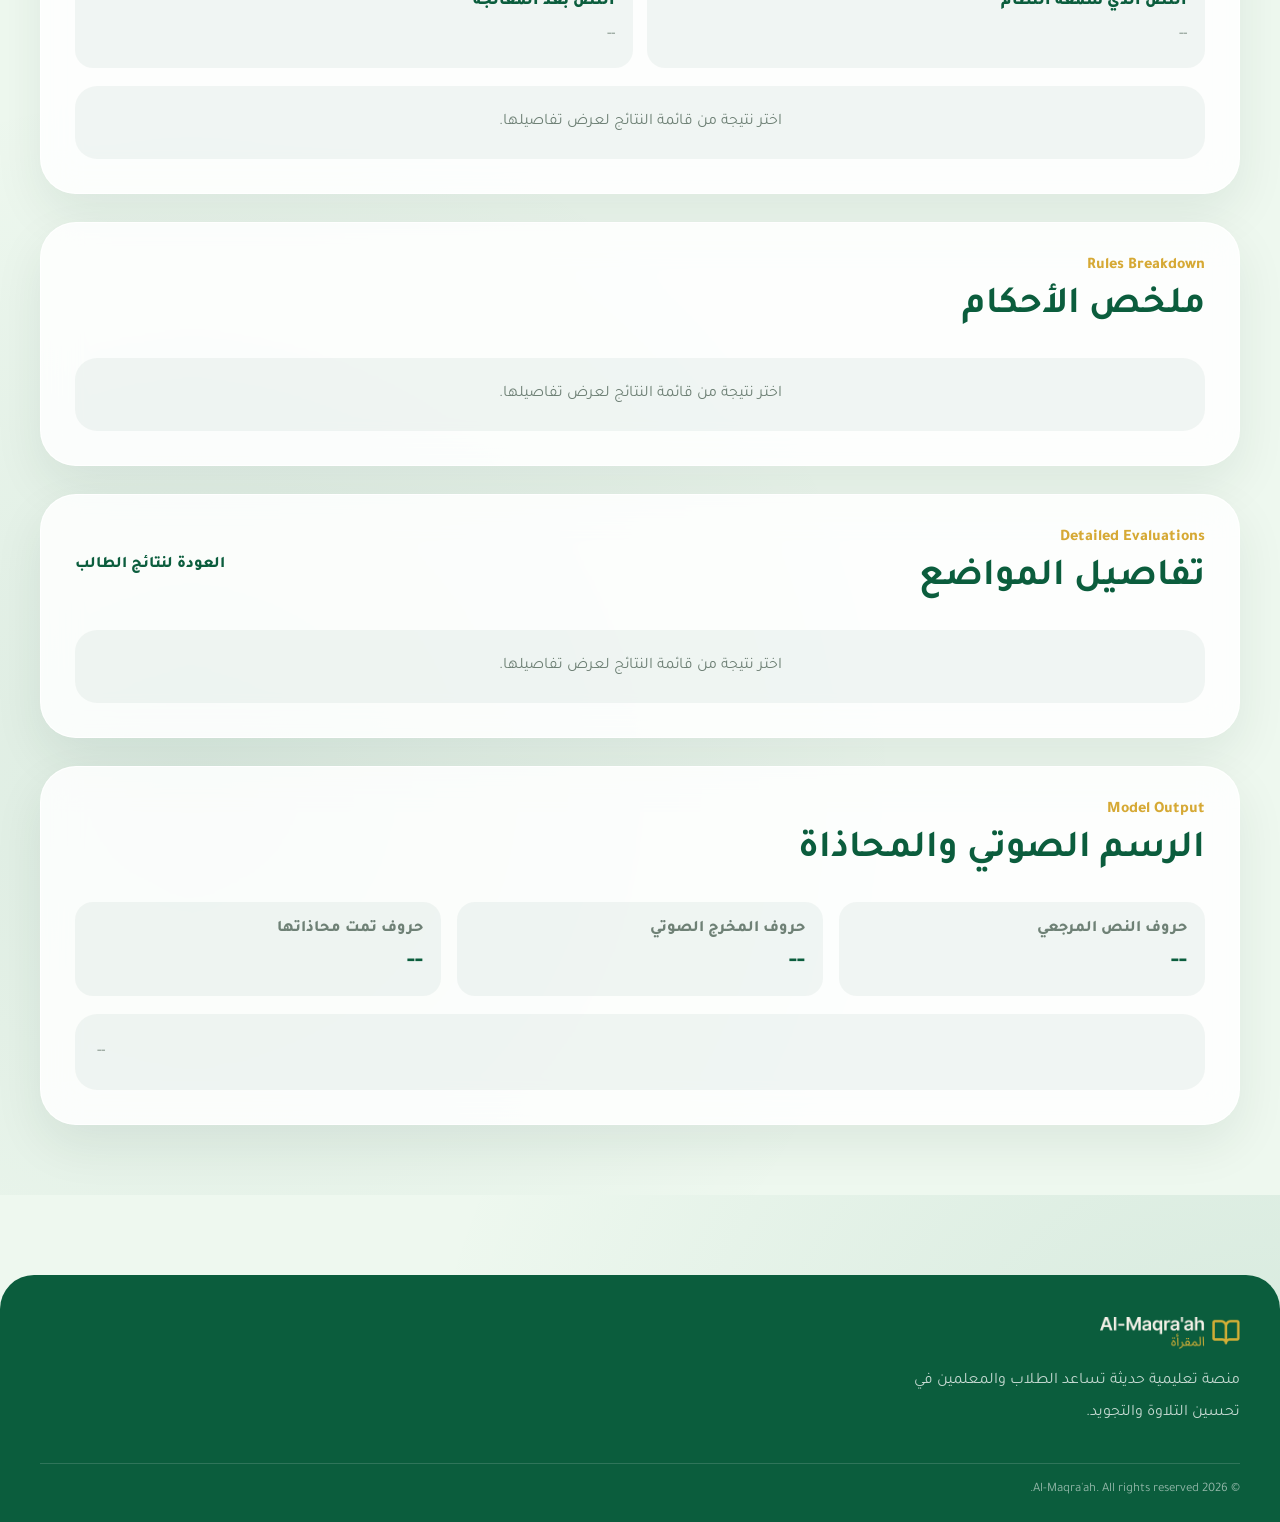
<file: Al-Maqraah/result_details.html>
<!DOCTYPE html>
<html lang="ar" dir="rtl">

<head>
  <meta charset="UTF-8" />
  <meta name="viewport" content="width=device-width, initial-scale=1.0" />
  <title>تفاصيل النتيجة | Al-Maqra'ah</title>

  <link rel="stylesheet" href="css/base.css">
  <link rel="stylesheet" href="css/layout.css">
  <link rel="stylesheet" href="css/components.css">
  <link rel="stylesheet" href="css/pages.css">
</head>

<body>
  <header class="navbar">
    <div class="container navbar__inner">
      <a href="index.html" class="navbar__brand">
        <img src="assets/icons/g-maqraah-logo.png" alt="Al-Maqra'ah" class="navbar-logo">
      </a>

      <nav class="navbar__links teacher-nav-links">
        <a href="teacher-dashboard.html">لوحة المعلم</a>
        <a href="teacher-dashboard.html#assignments">التكليفات</a>
        <a href="teacher-dashboard.html#students" class="active">الطلاب</a>
        <a href="scoring-settings.html">الأوزان</a>
        <a href="teacher-dashboard.html#teachers" id="teacherAdminNav" style="display: none;">المعلمون</a>
      </nav>

      <a href="login.html" class="btn btn--gold navbar__login">تسجيل الخروج</a>
    </div>
  </header>

  <main class="result-page">
    <section class="result-hero container">
      <div>
        <span class="dashboard-badge">Noon Sakinah Analysis</span>
        <h1>تفاصيل نتيجة التلاوة</h1>
        <p id="resultSummary">جاري تحميل تفاصيل النتيجة...</p>
      </div>

      <div class="score-ring" id="scoreRing">
        <div style="position: relative; z-index: 1;">
          <strong id="scoreValue">--</strong>
          <span>الدرجة النهائية</span>
        </div>
      </div>
    </section>

    <section class="result-grid container">
      <article class="result-card">
        <span>المستوى</span>
        <strong id="resultLevel">--</strong>
      </article>

      <article class="result-card">
        <span>السورة</span>
        <strong id="resultSurah">--</strong>
      </article>

      <article class="result-card">
        <span>نطاق الآيات</span>
        <strong id="resultRange">--</strong>
      </article>

      <article class="result-card">
        <span>التسجيل الصوتي</span>
        <audio id="audioPlayer" controls style="width: 100%; margin-top: 10px;"></audio>
      </article>
    </section>

    <section class="summary-strip container">
      <article class="outcome-card">
        <span>إجمالي المواضع</span>
        <strong id="summaryTotal">0</strong>
      </article>

      <article class="outcome-card passed">
        <span>مطابق</span>
        <strong id="summaryPassed">0</strong>
      </article>

      <article class="outcome-card review">
        <span>يحتاج مراجعة</span>
        <strong id="summaryReview">0</strong>
      </article>

      <article class="outcome-card unmatched">
        <span>غير محدد</span>
        <strong id="summaryUnmatched">0</strong>
      </article>
    </section>

    <section class="analysis-panel container">
      <div class="recent-header">
        <div>
          <span class="panel-label">Weighted Score</span>
          <h2>تفصيل الدرجة النهائية</h2>
        </div>
      </div>

      <div class="score-components" id="scoreComponents"></div>
    </section>

    <section class="analysis-panel container">
      <div class="recent-header">
        <div>
          <span class="panel-label">Pronunciation Match</span>
          <h2>تفاصيل قراءة الطالب</h2>
        </div>
      </div>

      <div class="pronunciation-match" id="pronunciationMatch">
        <article>
          <span>النص الذي سمعه النظام</span>
          <p id="heardTranscript">--</p>
        </article>

        <article>
          <span>النص بعد المعالجة</span>
          <p id="normalizedTranscript">--</p>
        </article>
      </div>

      <div class="word-evaluation-list" id="wordEvaluationList">
        <div class="empty-state">جاري تحميل تفاصيل الكلمات...</div>
      </div>
    </section>

    <section class="analysis-panel container">
      <div class="recent-header">
        <div>
          <span class="panel-label">Rules Breakdown</span>
          <h2>ملخص الأحكام</h2>
        </div>
      </div>

      <div class="rule-table" id="ruleTable"></div>
    </section>

    <section class="analysis-panel container">
      <div class="recent-header">
        <div>
          <span class="panel-label">Detailed Evaluations</span>
          <h2>تفاصيل المواضع</h2>
        </div>
        <a href="teacher-dashboard.html#students" id="resultBackLink">العودة لنتائج الطالب</a>
      </div>

      <div class="evaluations-list" id="evaluationsList">
        <div class="empty-state">جاري تحميل التفاصيل...</div>
      </div>
    </section>

    <section class="analysis-panel container">
      <div class="recent-header">
        <div>
          <span class="panel-label">Model Output</span>
          <h2>الرسم الصوتي والمحاذاة</h2>
        </div>
      </div>

      <div class="alignment-grid">
        <article>
          <span>حروف النص المرجعي</span>
          <strong id="referenceLetters">--</strong>
        </article>

        <article>
          <span>حروف المخرج الصوتي</span>
          <strong id="predictedLetters">--</strong>
        </article>

        <article>
          <span>حروف تمت محاذاتها</span>
          <strong id="mappedLetters">--</strong>
        </article>
      </div>

      <p class="phonetic-output" id="phoneticOutput">--</p>
    </section>
  </main>

  <footer class="footer">
    <div class="container footer__inner">
      <div class="footer__brand">
        <img src="assets/icons/maqraah-logo.png" alt="" class="footer-logo">
        <p>منصة تعليمية حديثة تساعد الطلاب والمعلمين في تحسين التلاوة والتجويد.</p>
      </div>
    </div>

    <div class="container footer__bottom">
      © 2026 Al-Maqra'ah. All rights reserved.
    </div>
  </footer>

  <script src="JavaScript/Pages/result_details.js"></script>
</body>

</html>
</file>
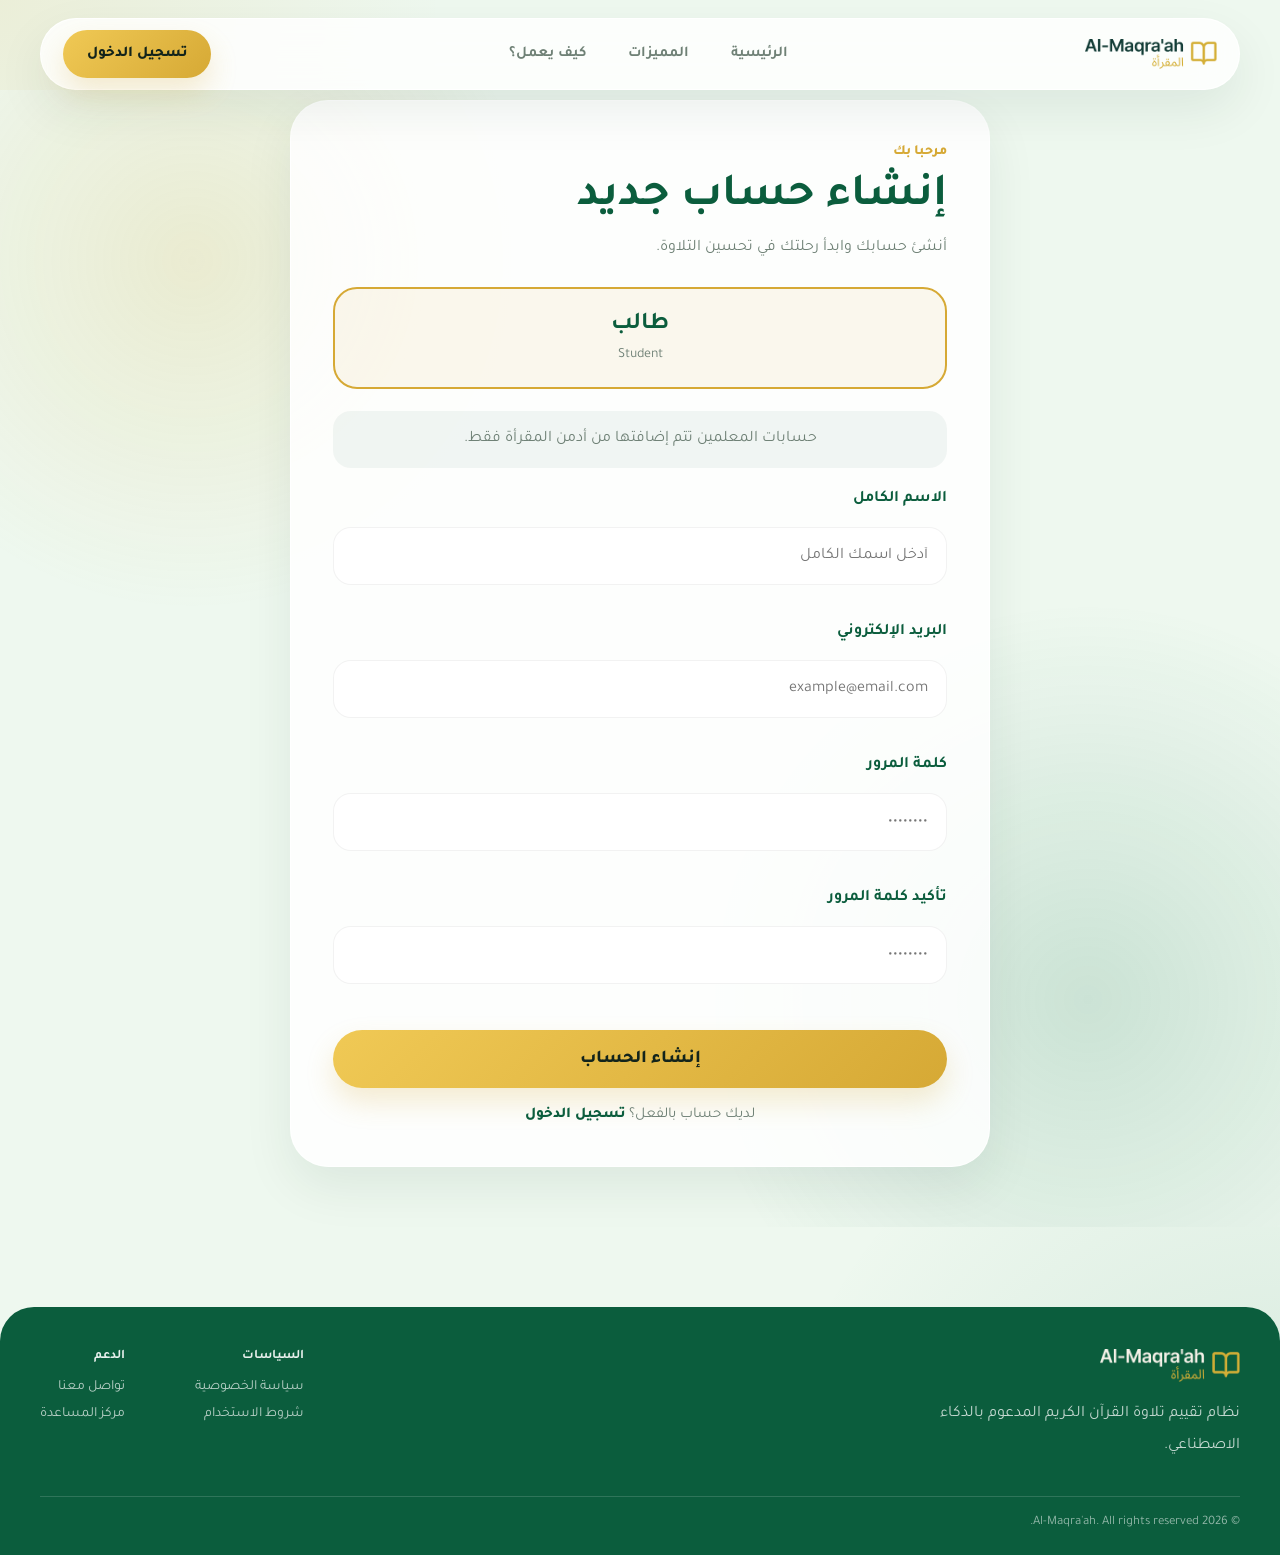
<file: Al-Maqraah/signup.html>
<!DOCTYPE html>
<html lang="ar" dir="rtl">

<head>
  <meta charset="UTF-8" />
  <meta name="viewport" content="width=device-width, initial-scale=1.0"/>

  <title>إنشاء حساب | Al-Maqra'ah</title>

  <link rel="stylesheet" href="css/base.css">
  <link rel="stylesheet" href="css/layout.css">
  <link rel="stylesheet" href="css/components.css">
  <link rel="stylesheet" href="css/pages.css">
</head>

<body>

<header class="navbar">

  <div class="container navbar__inner">

    <div class="brand">

      <img
        src="assets/icons/g-maqraah-logo.png"
        alt=""
        class="navbar-logo"
      >

    </div>

    <nav class="navbar__links">

      <a href="index.html">
        الرئيسية
      </a>

      <a href="#">
        المميزات
      </a>

      <a href="#">
        كيف يعمل؟
      </a>

    </nav>

    <a href="login.html">

      <button class="btn btn--gold">
        تسجيل الدخول
      </button>

    </a>

  </div>

</header>

<section class="login-page-v2">

  <div class="login-shell">

    <div class="login-panel">

      <div class="login-heading">

        <span>مرحبا بك</span>

        <h1>إنشاء حساب جديد</h1>

        <p>
          أنشئ حسابك وابدأ رحلتك في تحسين التلاوة.
        </p>

      </div>

      <div class="account-types account-types--single">

        <div class="account-card active" data-role="student">
          <h3>طالب</h3>
          <span>Student</span>
        </div>

      </div>

      <p class="form-note">
        حسابات المعلمين تتم إضافتها من أدمن المقرأة فقط.
      </p>

      <form class="login-form">

        <div class="input-group">

          <label>الاسم الكامل</label>

          <input
            type="text"
            placeholder="أدخل اسمك الكامل"
          >

        </div>

        <div class="input-group">

          <label>البريد الإلكتروني</label>

          <input
            type="email"
            placeholder="example@email.com"
          >

        </div>

        <div class="input-group">

          <label>كلمة المرور</label>

          <input
            type="password"
            placeholder="••••••••"
          >

        </div>

        <div class="input-group">

          <label>تأكيد كلمة المرور</label>

          <input
            type="password"
            placeholder="••••••••"
          >

        </div>

        <button
          type="submit"
          class="btn btn--gold login-btn"
        >
          إنشاء الحساب
        </button>

      </form>

      <p class="signup-link">
        لديك حساب بالفعل؟
        <a href="login.html">تسجيل الدخول</a>
      </p>

    </div>

  </div>

</section>

    <footer class="footer">
      <div class="container footer__inner">
        <div class="footer__brand">
          <img src="assets/icons/maqraah-logo.png" alt="" class="footer-logo">
          <p>نظام تقييم تلاوة القرآن الكريم المدعوم بالذكاء الاصطناعي.</p>
        </div>

        <div class="footer__links">
          <div>
            <h4>السياسات</h4>
            <a href="#">سياسة الخصوصية</a>
            <a href="#">شروط الاستخدام</a>
          </div>

          <div>
            <h4>الدعم</h4>
            <a href="#">تواصل معنا</a>
            <a href="#">مركز المساعدة</a>
          </div>
        </div>
      </div>

      <div class="container footer__bottom">
        © 2026 Al-Maqra'ah. All rights reserved.
      </div>
    </footer>

<script src="JavaScript/Pages/signup.js"></script>

</body>
</html>
</file>
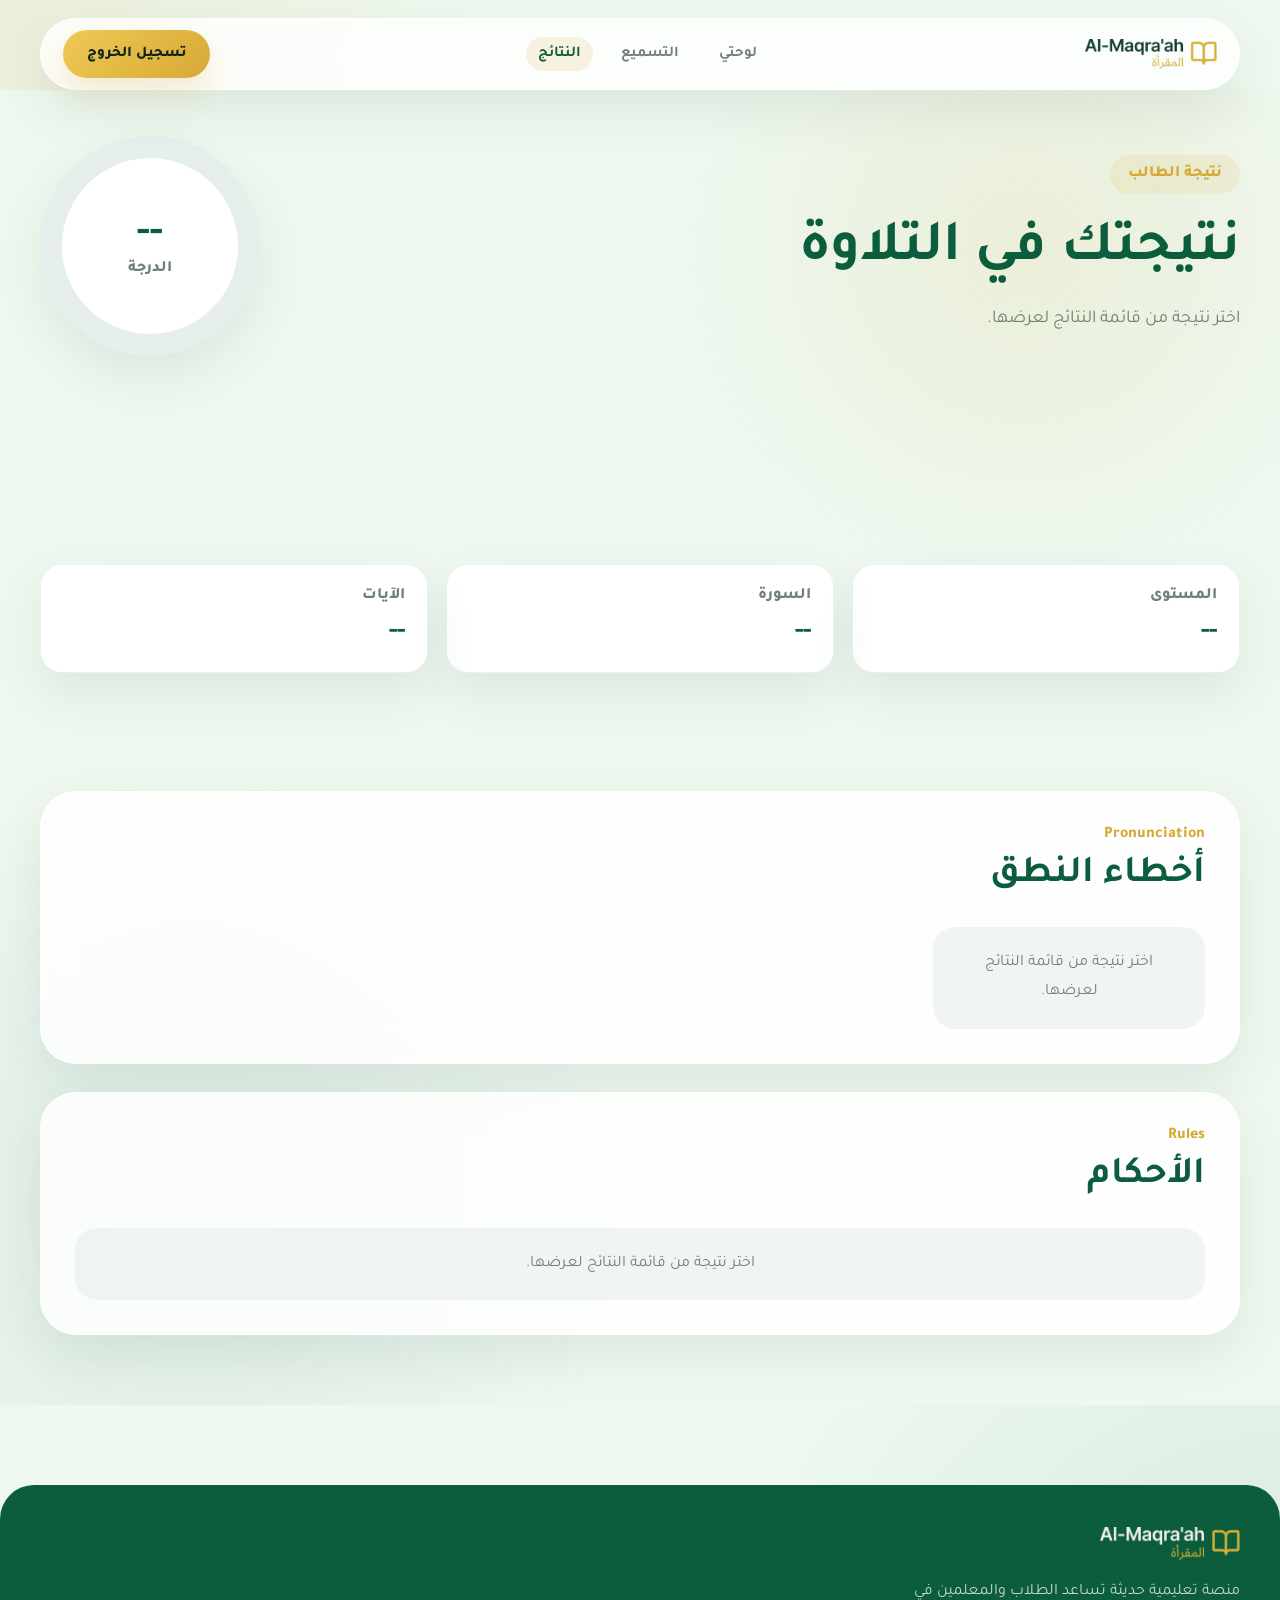
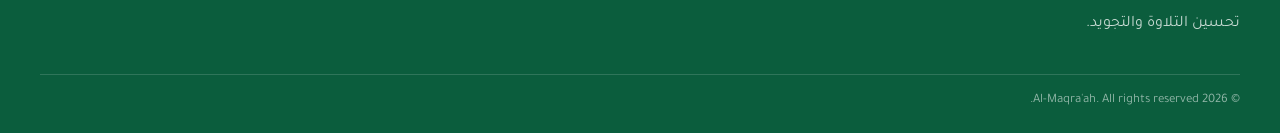
<file: Al-Maqraah/student-result-details.html>
<!DOCTYPE html>
<html lang="ar" dir="rtl">

<head>
  <meta charset="UTF-8" />
  <meta name="viewport" content="width=device-width, initial-scale=1.0" />
  <title>نتيجة الطالب | Al-Maqra'ah</title>

  <link rel="stylesheet" href="css/base.css">
  <link rel="stylesheet" href="css/layout.css">
  <link rel="stylesheet" href="css/components.css">
  <link rel="stylesheet" href="css/pages.css">
</head>

<body>
  <header class="navbar">
    <div class="container navbar__inner">
      <a href="index.html" class="navbar__brand">
        <img src="assets/icons/g-maqraah-logo.png" alt="Al-Maqra'ah" class="navbar-logo">
      </a>

      <nav class="navbar__links student-nav-links">
        <a href="student-profile.html">لوحتي</a>
        <a href="recording.html">التسميع</a>
        <a href="result.html" class="active">النتائج</a>
      </nav>

      <a href="login.html" class="btn btn--gold navbar__login">تسجيل الخروج</a>
    </div>
  </header>

  <main class="result-page student-result-page">
    <section class="result-hero student-result-hero container">
      <div>
        <span class="dashboard-badge" id="studentLevelBadge">Student Result</span>
        <h1>نتيجتك في التلاوة</h1>
        <p id="studentResultSummary">جاري تحميل النتيجة...</p>
      </div>

      <div class="score-ring" id="studentScoreRing">
        <div style="position: relative; z-index: 1;">
          <strong id="studentScoreValue">--</strong>
          <span>الدرجة</span>
        </div>
      </div>
    </section>

    <section class="student-result-overview container">
      <article class="student-result-card">
        <span>المستوى</span>
        <strong id="studentLevelValue">--</strong>
      </article>

      <article class="student-result-card">
        <span>السورة</span>
        <strong id="studentSurahValue">--</strong>
      </article>

      <article class="student-result-card">
        <span>الآيات</span>
        <strong id="studentRangeValue">--</strong>
      </article>
    </section>

    <section class="analysis-panel container">
      <div class="recent-header">
        <div>
          <span class="panel-label">Pronunciation</span>
          <h2>أخطاء النطق</h2>
        </div>
      </div>

      <div class="student-error-grid" id="pronunciationErrors">
        <div class="empty-state">جاري تحميل أخطاء النطق...</div>
      </div>
    </section>

    <section class="analysis-panel container">
      <div class="recent-header">
        <div>
          <span class="panel-label">Rules</span>
          <h2>الأحكام</h2>
        </div>
      </div>

      <div class="student-rule-list" id="studentRuleList">
        <div class="empty-state">جاري تحميل ملخص الأحكام...</div>
      </div>
    </section>
  </main>

  <footer class="footer">
    <div class="container footer__inner">
      <div class="footer__brand">
        <img src="assets/icons/maqraah-logo.png" alt="" class="footer-logo">
        <p>منصة تعليمية حديثة تساعد الطلاب والمعلمين في تحسين التلاوة والتجويد.</p>
      </div>
    </div>

    <div class="container footer__bottom">
      © 2026 Al-Maqra'ah. All rights reserved.
    </div>
  </footer>

  <script src="JavaScript/Pages/student-result-details.js"></script>
</body>

</html>
</file>
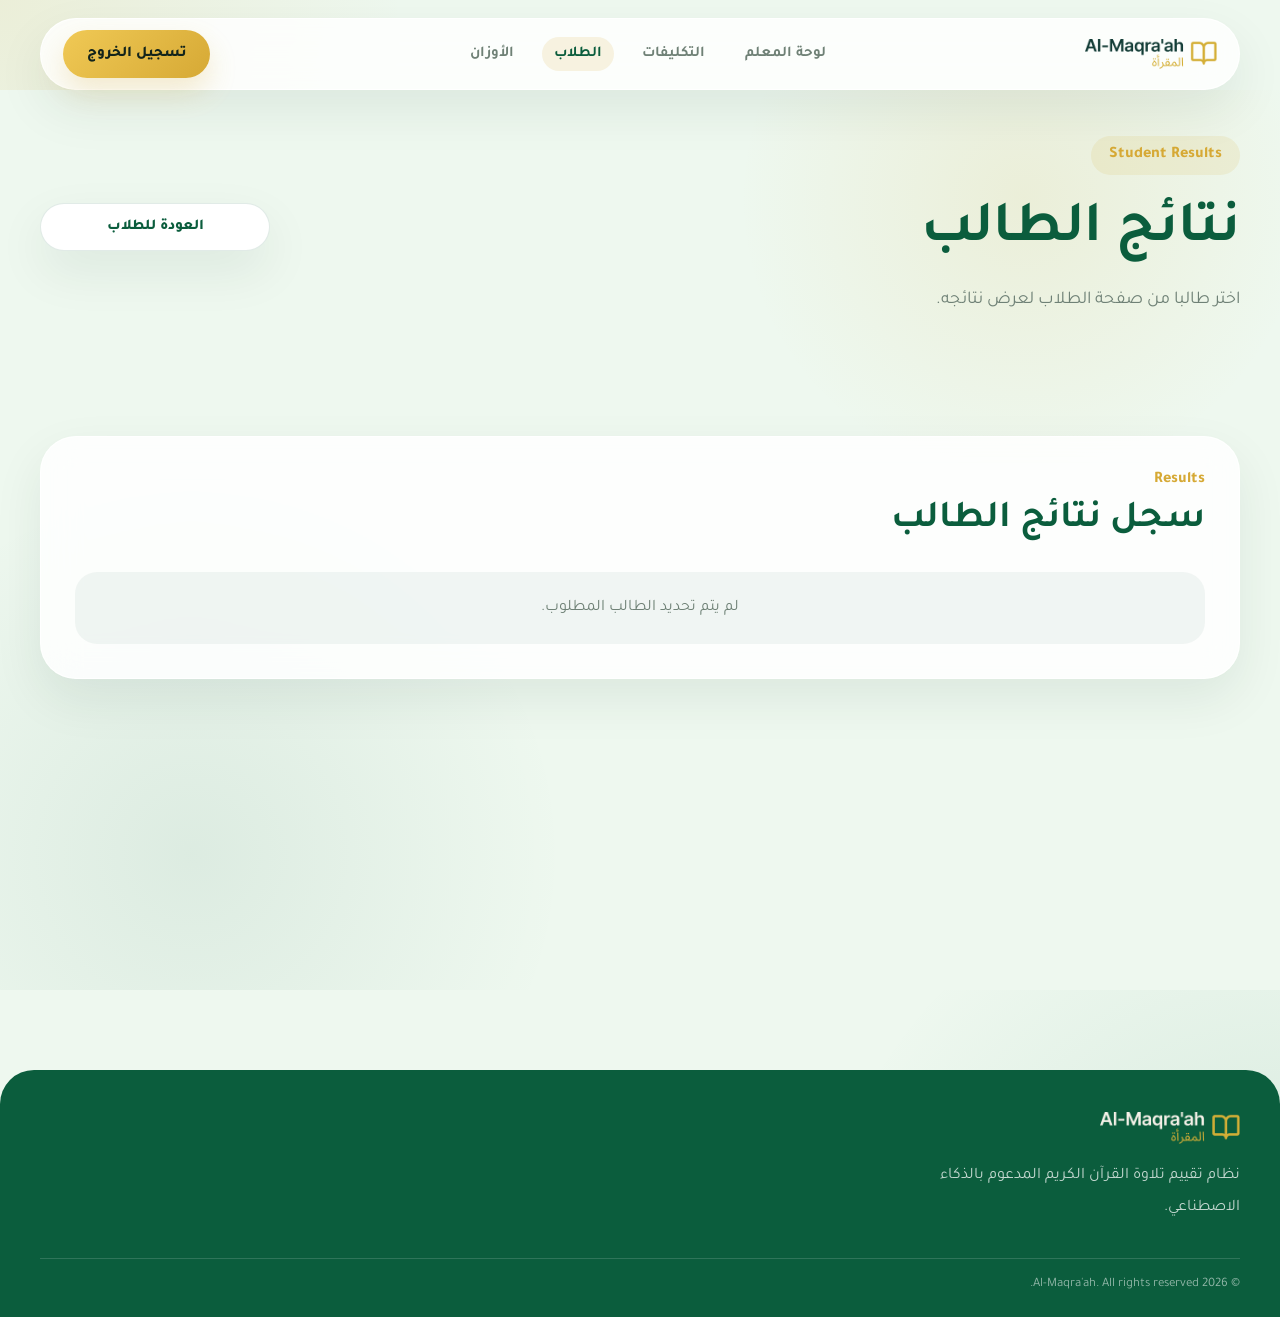
<file: Al-Maqraah/teacher-student-results.html>
<!DOCTYPE html>
<html lang="ar" dir="rtl">

<head>
  <meta charset="UTF-8" />
  <meta name="viewport" content="width=device-width, initial-scale=1.0" />
  <title>نتائج الطالب | Al-Maqra'ah</title>

  <link rel="stylesheet" href="css/base.css">
  <link rel="stylesheet" href="css/layout.css">
  <link rel="stylesheet" href="css/components.css">
  <link rel="stylesheet" href="css/pages.css">
</head>

<body>
  <header class="navbar">
    <div class="container navbar__inner">
      <a href="index.html" class="navbar__brand">
        <img src="assets/icons/g-maqraah-logo.png" alt="Al-Maqra'ah" class="navbar-logo">
      </a>

      <nav class="navbar__links teacher-nav-links">
        <a href="teacher-dashboard.html">لوحة المعلم</a>
        <a href="teacher-dashboard.html#assignments">التكليفات</a>
        <a href="teacher-dashboard.html#students" class="active">الطلاب</a>
        <a href="scoring-settings.html">الأوزان</a>
        <a href="teacher-dashboard.html#teachers" id="teacherAdminNav" style="display: none;">المعلمون</a>
      </nav>

      <a href="login.html" class="btn btn--gold navbar__login">تسجيل الخروج</a>
    </div>
  </header>

  <main class="result-page teacher-student-results-page">
    <section class="result-hero container">
      <div>
        <span class="dashboard-badge">Student Results</span>
        <h1 id="teacherStudentResultsTitle">نتائج الطالب</h1>
        <p id="teacherStudentResultsSummary">جار تحميل نتائج الطالب...</p>
      </div>

      <a class="btn btn--outline" href="teacher-dashboard.html#students">العودة للطلاب</a>
    </section>

    <section class="analysis-panel container" id="teacherStudentResultsSection">
      <div class="recent-header">
        <div>
          <span class="panel-label">Results</span>
          <h2>سجل نتائج الطالب</h2>
        </div>
      </div>

      <div class="results-list" id="teacherStudentResultsList">
        <div class="empty-state">جار تحميل النتائج...</div>
      </div>
    </section>
  </main>

  <footer class="footer">
    <div class="container footer__inner">
      <div class="footer__brand">
        <img src="assets/icons/maqraah-logo.png" alt="" class="footer-logo">
        <p>نظام تقييم تلاوة القرآن الكريم المدعوم بالذكاء الاصطناعي.</p>
      </div>
    </div>

    <div class="container footer__bottom">
      © 2026 Al-Maqra'ah. All rights reserved.
    </div>
  </footer>

  <script src="JavaScript/Pages/teacher-student-results.js"></script>
</body>

</html>
</file>
<file: Al-Maqraah/css/base.css>
@import url('https://fonts.googleapis.com/css2?family=Tajawal:wght@300;400;500;700;800&display=swap');

:root {

  --bg: #eef8ef;
  --mint: #dff4e5;

  --green: #0b5d3d;
  --green-2: #14734d;

  --gold: #d6a935;

  --text: #13241b;
  --muted: #6f8176;

  --white: #ffffff;

  --border: rgba(11, 93, 61, 0.08);

  --shadow:
    0 20px 50px rgba(18, 52, 35, 0.08);

  --radius: 24px;
  --radius-lg: 34px;
}

* {
  margin: 0;
  padding: 0;
  box-sizing: border-box;
}

html {
  scroll-behavior: smooth;
}

body {
  font-family: "Tajawal", sans-serif;

  background:
    radial-gradient(circle at top left,
      rgba(214,169,53,0.12),
      transparent 22%),

    radial-gradient(circle at bottom right,
      rgba(20,115,77,0.12),
      transparent 26%),

    var(--bg);

  color: var(--text);

  overflow-x: hidden;
}

a {
  text-decoration: none;
}

img {
  max-width: 100%;
  display: block;
}

button {
  font-family: inherit;
  cursor: pointer;
  border: none;
}

.container {
  width: min(1200px, calc(100% - 48px));
  margin-inline: auto;
}

section {
  padding: 90px 0;
}

.section-title {
  font-size: 42px;
  line-height: 1.3;
  margin-bottom: 18px;
  color: var(--text);
}

.section-text {
  color: var(--muted);
  line-height: 2;
  max-width: 700px;

  margin-bottom: 55px;
}
</file>
<file: Al-Maqraah/css/layout.css>
/* =========================
   NAVBAR
========================= */

.navbar {
  position: sticky;
  top: 18px;
  z-index: 1000;
  margin: 18px auto 0;
}

.navbar__inner {
  height: 72px;
  padding: 0 22px;

  display: flex;
  align-items: center;
  justify-content: space-between;

  background: rgba(255, 255, 255, 0.82);
  backdrop-filter: blur(20px);

  border: 1px solid rgba(255, 255, 255, 0.9);
  border-radius: 999px;

  box-shadow: var(--shadow);
}

.navbar-logo {
  width: 132px;
  object-fit: contain;
}

.navbar__links {
  display: flex;
  align-items: center;
  gap: 42px;
}

.navbar__links a {
  color: var(--muted);
  font-size: 15px;
  font-weight: 700;
  transition: 0.2s ease;
}

.navbar__links a:hover,
.navbar__links a.active {
  color: var(--green);
}

.navbar__login {
  min-width: 136px;
}

.navbar__spacer {
  min-width: 136px;
}

/* =========================
   FOOTER
========================= */

.footer {
  padding: 42px 0 24px;
  background: #0b5d3d;
  color: var(--white);
  margin-top: 80px;
  border-radius: 34px 34px 0 0;
}

.footer__inner {
  display: flex;
  justify-content: space-between;
  align-items: flex-start;
  gap: 60px;
}

.footer-logo {
  width: 140px;
  margin-bottom: 16px;
}

.footer__brand p {
  color: rgba(255,255,255,0.75);
  line-height: 2;
  max-width: 360px;
}

.footer__links {
  display: flex;
  gap: 70px;
}

.footer__links h4 {
  font-size: 13px;
  margin-bottom: 14px;
  color: rgba(255,255,255,0.9);
}

.footer__links a {
  display: block;
  color: rgba(255,255,255,0.7);
  margin-bottom: 10px;
  font-size: 14px;
}

.footer__bottom {
  margin-top: 34px;
  padding-top: 18px;
  border-top: 1px solid rgba(255,255,255,0.15);
  color: rgba(255,255,255,0.55);
  font-size: 13px;
}

/* =========================
   RESPONSIVE
========================= */

@media (max-width: 900px) {
  .navbar__links {
    display: none;
  }

  .footer__inner {
    flex-direction: column;
  }
}

@media (max-width: 560px) {
  .navbar__inner {
    height: auto;
    min-height: 72px;
    padding: 12px 16px;
    gap: 14px;
    border-radius: 28px;
  }

  .navbar-logo {
    width: 110px;
  }

  .navbar__actions {
    gap: 8px;
  }

  .navbar__login {
    min-width: 0;
    padding-inline: 14px;
    font-size: 13px;
  }
}
</file>
<file: Al-Maqraah/css/components.css>
/* =========================
   BUTTONS
========================= */

.btn {
  display: inline-flex;
  align-items: center;
  justify-content: center;

  min-height: 48px;
  padding: 12px 24px;

  border-radius: 999px;

  font-size: 15px;
  font-weight: 800;

  transition: 0.22s ease;
}

.btn--gold {
  background: linear-gradient(135deg, #f0c955, var(--gold));
  color: var(--text);
  box-shadow: 0 14px 28px rgba(214, 169, 53, 0.22);
}

.btn--gold:hover {
  transform: translateY(-2px);
}

.btn--outline {
  background: var(--white);
  color: var(--green);
  border: 1px solid rgba(11, 93, 61, 0.12);
  box-shadow: var(--shadow);
}

.btn--outline:hover {
  transform: translateY(-2px);
}

/* =========================
   CARDS
========================= */

.glass-card {
  background: rgba(255,255,255,0.78);
  border: 1px solid rgba(255,255,255,0.9);
  backdrop-filter: blur(18px);
  border-radius: var(--radius-lg);
  box-shadow: var(--shadow);
}

.feature-card,
.step-card {
  background: var(--white);
  border: 1px solid var(--border);
  border-radius: var(--radius-lg);
  box-shadow: var(--shadow);
  transition: 0.25s ease;
}

.feature-card:hover,
.step-card:hover {
  transform: translateY(-6px);
}
</file>
<file: Al-Maqraah/css/pages.css>
/* =========================
   HERO
========================= */

.hero {
  padding: 15px 0 40px;
}

.hero__inner {
  display: grid;
  grid-template-columns: 1.1fr 0.9fr;
  align-items: center;
  gap: 70px;
}

.hero__badge {
  display: inline-flex;
  padding: 10px 18px;
  background: rgba(214,169,53,0.12);
  color: var(--gold);
  border-radius: 999px;
  font-size: 14px;
  font-weight: 700;
  margin-bottom: 22px;
}

.hero__title {
  font-size: 76px;
  line-height: 1;
  color: var(--green);
  margin-bottom: 8px;
  font-weight: 800;
}

.hero__arabic {
  font-size: 42px;
  color: var(--gold);
  margin-bottom: 24px;
  font-weight: 800;
}

.hero__headline {
  font-size: 31px;
  line-height: 1.7;
  color: var(--text);
  margin-bottom: 16px;
  font-weight: 800;
}

.hero__text {
  color: var(--muted);
  font-size: 16px;
  line-height: 2;
  max-width: 640px;
  margin-bottom: 34px;
}

.hero__actions {
  display: flex;
  gap: 14px;
  flex-wrap: wrap;
}

/* =========================
   HERO VISUAL
========================= */

.hero__visual {
  position: relative;
  min-height: 720px;
  display: flex;
  align-items: center;
  justify-content: center;
}

/* MAIN CARD */

.hero-main-card {
  position: relative;
  z-index: 3;

  width: 360px;

  background: rgba(255,255,255,0.92);

  border-radius: 42px;

  border: 1px solid rgba(255,255,255,0.9);

  box-shadow:
    0 25px 80px rgba(0,0,0,0.07),
    0 8px 30px rgba(0,0,0,0.03);

  backdrop-filter: blur(20px);

  display: flex;
  flex-direction: column;
  align-items: center;
  justify-content: center;

  padding: 38px 30px;

  text-align: center;
}

.hero-main-card img {
  width: 230px;
  margin-bottom: 28px;

  filter: drop-shadow(0 0 35px rgba(231,185,62,0.35));
}

.hero-main-card h3 {
  text-align: center;
  color: var(--green);
  font-size: 24px;
  margin-bottom: 12px;
}

.hero-main-card p {
  text-align: center;
  color: var(--muted);
  line-height: 1.9;
  font-size: 16px;
}

/* =========================
   FLOATING CARDS
========================= */

.float-card {
  position: absolute;

  width: 190px;

  padding: 18px 20px;

  background: rgba(255,255,255,0.95);

  border-radius: 26px;

  border: 1px solid rgba(255,255,255,0.9);

  box-shadow:
    0 12px 35px rgba(0,0,0,0.05);

  backdrop-filter: blur(14px);

  z-index: 4;

  text-align: center;
}

.float-card h4 {
  font-size: 18px;
  color: var(--green);
  margin-bottom: 8px;
  font-weight: 800;
}

.float-card p {
  font-size: 14px;
  color: #8d938f;
  line-height: 1.5;
}

/* POSITIONS */

.float-card--1 {
  top: 95px;
  right: -12px;

  animation: orbitA 5s ease-in-out infinite;
}

.float-card--2 {
  top: 270px;
  left: -20px;

  animation: orbitB 5.5s ease-in-out infinite;
}

.float-card--3 {
  bottom: 100px;
  right: -5px;
  left: auto;

  animation: orbitC 6s ease-in-out infinite;
}

/* =========================
   ANIMATIONS
========================= */

@keyframes orbitA {
  0%,100% {
    transform: translate(0,0);
  }

  50% {
    transform: translate(18px,-14px);
  }
}

@keyframes orbitB {
  0%,100% {
    transform: translate(0,0);
  }

  50% {
    transform: translate(-18px,12px);
  }
}

@keyframes orbitC {
  0%,100% {
    transform: translate(0,0);
  }

  50% {
    transform: translate(14px,12px);
  }
}

/* =========================
   FEATURES
========================= */

.features {
  padding-top: 40px;
}

.features-grid {
  display: grid;
  grid-template-columns: repeat(3,1fr);
  gap: 26px;
}

.feature-card {
  padding: 34px 28px;
}

.feature-icon {
  width: 70px;
  height: 70px;

  border-radius: 22px;

  background: linear-gradient(
    135deg,
    rgba(214,169,53,0.16),
    rgba(20,115,77,0.08)
  );

  display: grid;
  place-items: center;

  margin-bottom: 24px;
}

.feature-icon img {
  width: 34px;
  height: 34px;
}

.feature-card h3 {
  color: var(--green);
  font-size: 24px;
  margin-bottom: 12px;
}

.feature-card p {
  color: var(--muted);
  line-height: 2;
}

/* =========================
   STEPS
========================= */

.steps {
  padding-top: 40px;
  padding-bottom: 50px;
}

.steps-grid {
  display: grid;
  grid-template-columns: repeat(3,1fr);
  gap: 24px;
}

.step-card {
  padding: 32px;
}

.step-number {
  width: 46px;
  height: 46px;

  border-radius: 50%;

  background: rgba(214,169,53,0.14);

  color: var(--gold);

  display: grid;
  place-items: center;

  font-weight: 800;

  margin-bottom: 20px;
}

.step-card h3 {
  color: var(--green);
  font-size: 22px;
  margin-bottom: 12px;
}

.step-card p {
  color: var(--muted);
  line-height: 2;
}

/* =========================
   RESPONSIVE
========================= */

@media (max-width: 1100px) {

  .hero__inner {
    grid-template-columns: 1fr;
  }

  .hero__content {
    text-align: center;
  }

  .hero__text {
    margin-inline: auto;
  }

  .hero__actions {
    justify-content: center;
  }

  .features-grid,
  .steps-grid {
    grid-template-columns: 1fr;
  }

  .float-card {
    display: none;
  }

  .hero-main-card {
    width: 100%;
    max-width: 430px;
  }
}

@media (max-width: 650px) {

  .hero__title {
    font-size: 50px;
  }

  .hero__arabic {
    font-size: 32px;
  }

  .hero__headline {
    font-size: 24px;
  }

  .hero-main-card {
    height: auto;
    padding: 40px 24px;
  }

  .hero-main-card h3 {
    font-size: 34px;
  }

  .hero-main-card p {
    font-size: 22px;
  }
}
/* =========================
   LOGIN PAGE V2
========================= */

.login-page-v2 {
  min-height: auto;
  padding: 70px 28px 30px;
  background:
    radial-gradient(circle at 15% 15%, rgba(214,169,53,0.16), transparent 24%),
    radial-gradient(circle at 85% 80%, rgba(20,115,77,0.16), transparent 28%),
    #eef8ef;
  position: relative;
}

.login-mini-logo {
  position: absolute;
  top: 30px;
  right: 40px;
}

.login-mini-logo img {
  width: 135px;
}

.login-shell {
  min-height: calc(100vh - 56px);
  display:flex;
  justify-content:center;
  grid-template-columns: 0.95fr 1.05fr;
  gap: 34px;
  align-items: center;
  max-width: 1180px;
  margin: 0 auto;
}

.login-panel {
  width:100%;
  max-width:700px;
  background: rgba(255,255,255,0.86);
  border: 1px solid rgba(255,255,255,0.95);
  border-radius: 38px;
  box-shadow: var(--shadow);
  padding: 42px;
}

.back-home {
  display: inline-block;
  color: var(--green);
  font-weight: 800;
  margin-bottom: 28px;
}

.login-heading span {
  color: var(--gold);
  font-weight: 800;
  font-size: 14px;
}

.login-heading h1 {
  color: var(--green);
  font-size: 46px;
  margin: 8px 0 8px;
}

.login-heading p {
  color: var(--muted);
  line-height: 1.9;
  margin-bottom: 28px;
}

.account-types {
  display: grid;
  grid-template-columns: 1fr 1fr;
  gap: 14px;
  margin-bottom: 28px;
}

.account-types--single {
  grid-template-columns: 1fr;
}

.account-card {
  background: #fff;
  border: 2px solid transparent;
  border-radius: 24px;
  padding: 22px;
  text-align: center;
  cursor: pointer;
  transition: .25s ease;
}

.account-card h3 {
  color: var(--green);
  font-size: 24px;
  margin-bottom: 6px;
}

.account-card span {
  color: var(--muted);
  font-size: 14px;
}

.account-card.active {
  border-color: var(--gold);
  background: rgba(214,169,53,0.09);
  transform: translateY(-3px);
}

.login-form {
  display: grid;
  gap: 18px;
}

.input-group label {
  display: block;
  color: var(--green);
  font-weight: 800;
  margin-bottom: 8px;
}

.input-group input {
  width: 100%;
  height: 58px;
  border-radius: 18px;
  border: 1px solid rgba(11,93,61,0.08);
  background: #fff;
  padding: 0 18px;
  font-size: 16px;
  outline: none;
}

.input-group input:focus {
  border-color: rgba(214,169,53,0.55);
  box-shadow: 0 0 0 4px rgba(214,169,53,0.12);
}

.login-options {
  display: flex;
  align-items: center;
  justify-content: space-between;
}

.remember {
  display: flex;
  align-items: center;
  gap: 8px;
  color: var(--muted);
}

.login-options a {
  color: var(--green);
  font-weight: 800;
}

.login-btn {
  height: 58px;
  width: 100%;
  font-size: 18px;
  margin-top: 8px;
}

/* right showcase */

.login-showcase {
  position: relative;
  min-height: 620px;
  display: flex;
  align-items: center;
  justify-content: center;
}

.showcase-card {
  width: 440px;
  min-height: 520px;
  background: rgba(255,255,255,0.82);
  border: 1px solid rgba(255,255,255,0.95);
  border-radius: 46px;
  box-shadow: var(--shadow);
  display: flex;
  flex-direction: column;
  align-items: center;
  justify-content: center;
  gap: 18px;
  text-align: center;
  padding: 44px;
}

.showcase-card img {
  width: 210px;
  filter: drop-shadow(0 0 35px rgba(214,169,53,0.35));
}

.showcase-card h2 {
  color: var(--green);
  font-size: 44px;
}

.showcase-card p {
  color: var(--muted);
  font-size: 18px;
  line-height: 1.9;
}

.login-floating {
  position: absolute;
  background: rgba(255,255,255,0.94);
  border-radius: 24px;
  padding: 18px 22px;
  box-shadow: var(--shadow);
  text-align: center;
  animation: loginFloat 4.5s ease-in-out infinite;
}

.login-floating strong {
  display: block;
  color: var(--green);
  margin-bottom: 6px;
}

.login-floating span {
  color: var(--muted);
}

.login-floating.f1 {
  top: 80px;
  right: 60px;
}

.login-floating.f2 {
  bottom: 95px;
  left: 70px;
  animation-delay: .8s;
}

@keyframes loginFloat {
  0%,100% { transform: translateY(0); }
  50% { transform: translateY(-12px); }
}

@media (max-width: 950px) {
  .login-shell {
    grid-template-columns: 1fr;
    padding-top: 80px;
  }

  .login-showcase {
    display: none;
  }

  .login-mini-logo {
    right: 28px;
  }
}
/* =========================
   ACCOUNT CARD ACTIVE
========================= */

.account-card {
  cursor: pointer;
  transition: 0.3s ease;
}

.account-card.active {
  border: 2px solid var(--gold);

  background: rgba(214,169,53,0.08);

  transform: translateY(-4px);
}
.signup-link{
  margin-top: 18px;
  text-align: center;
  color: var(--muted);
  font-size: 15px;
}

.signup-link a{
  color: var(--green);
  font-weight: 800;
  text-decoration: none;
}

.login-page-v2{
  padding: 10px 0 60px;
}

/* =========================
   STUDENT PAGE
========================= */

.student-page{
  min-height: 100vh;

  background:
    radial-gradient(circle at top right,
    rgba(214,169,53,0.12),
    transparent 20%),

    radial-gradient(circle at bottom left,
    rgba(15,91,63,0.08),
    transparent 25%),

    #eef8ef;

  padding-bottom: 70px;
}

/* =========================
   HERO
========================= */

.student-hero{
  padding-top: 45px;

  display: flex;
  justify-content: center;
}

.student-hero__text{
  width: 100%;
  max-width: 1100px;

  background:
    linear-gradient(
      135deg,
      rgba(255,255,255,0.88),
      rgba(255,255,255,0.74)
    );

  border-radius: 42px;

  padding: 60px;

  backdrop-filter: blur(18px);

  border: 1px solid rgba(255,255,255,0.95);

  box-shadow:
    0 25px 60px rgba(0,0,0,0.05);

  position: relative;

  overflow: hidden;
}

.student-hero__text::before{
  content:"";

  position:absolute;

  width: 420px;
  height: 420px;

  background: rgba(214,169,53,0.08);

  border-radius: 50%;

  top: -180px;
  left: -120px;
}

.dashboard-badge{
  display:inline-flex;

  padding: 10px 18px;

  border-radius: 999px;

  background: rgba(214,169,53,0.12);

  color: var(--gold);

  font-weight: 800;

  margin-bottom: 24px;
}

.student-hero__text h1{
  color: var(--green);

  font-size: 72px;

  line-height: 1.1;

  margin-bottom: 18px;
}

.student-hero__text p{
  color: var(--muted);

  line-height: 2.1;

  font-size: 18px;

  max-width: 700px;

  margin-bottom: 28px;
}

/* =========================
   TASK MINI
========================= */

.today-task-mini{
  width: fit-content;

  padding: 14px 22px;

  border-radius: 999px;

  background: rgba(15,91,63,0.08);

  display: flex;
  align-items: center;
  gap: 12px;

  margin-bottom: 32px;
}

.today-task-mini strong{
  color: var(--gold);
}

.today-task-mini span{
  color: var(--green);
  font-weight: 700;
}

/* =========================
   ACTIONS
========================= */

.student-hero__actions{
  display:flex;
  gap:16px;
  flex-wrap:wrap;
}

/* =========================
   RECENT PANEL
========================= */

.recent-panel{
  margin-top: 30px;

  background: rgba(255,255,255,0.84);

  border-radius: 38px;

  padding: 34px;

  backdrop-filter: blur(18px);

  box-shadow:
    0 20px 50px rgba(0,0,0,0.05);
}

.recent-header{
  display:flex;
  justify-content:space-between;
  align-items:center;

  margin-bottom: 28px;
}

.panel-label{
  display:block;

  color: var(--gold);

  font-weight: 800;

  margin-bottom: 8px;
}

.recent-header h2{
  color: var(--green);

  font-size: 38px;
}

.recent-header a{
  color: var(--green);

  text-decoration:none;

  font-weight:800;
}

/* =========================
   RECITATION LIST
========================= */

.recitation-list{
  display:grid;
  gap:18px;
}

.recitation-row{
  background:
    linear-gradient(
      135deg,
      rgba(15,91,63,0.05),
      rgba(214,169,53,0.06)
    );

  border-radius: 24px;

  padding: 24px 28px;

  display:grid;
  grid-template-columns: 1.4fr 120px 150px;

  align-items:center;

  transition:0.3s;
}

.recitation-row:hover{
  transform: translateY(-4px);
}

.recitation-row strong{
  display:block;

  color: var(--green);

  font-size: 18px;

  margin-bottom: 6px;
}

.recitation-row span,
.recitation-row p{
  color: var(--muted);

  font-weight:700;
}

/* =========================
   STATUS
========================= */

.status{
  width: fit-content;

  padding: 10px 16px;

  border-radius: 999px;

  font-size: 13px;
  font-weight: 800;
}

.status.good{
  background: rgba(15,91,63,0.12);

  color: var(--green);
}

.status.mid{
  background: rgba(214,169,53,0.16);

  color: #a27c13;
}

/* =========================
   RESPONSIVE
========================= */

@media (max-width: 950px){

  .student-hero__text{
    padding: 38px;
  }

  .student-hero__text h1{
    font-size: 48px;
  }

  .recitation-row{
    grid-template-columns: 1fr;

    gap: 14px;
  }

}
/* =========================
   RECORDING PAGE
========================= */

.recording-page{
  min-height: 100vh;

  background:
    radial-gradient(circle at top left,
    rgba(214,169,53,0.12),
    transparent 20%),

    radial-gradient(circle at bottom right,
    rgba(15,91,63,0.08),
    transparent 25%),

    #eef8ef;

  padding-bottom: 70px;
}

/* =========================
   HERO
========================= */

.recording-hero{
  padding-top: 45px;

  display: grid;
  grid-template-columns: 1.1fr 0.8fr;

  gap: 26px;
}

/* =========================
   CARDS
========================= */

.recording-card{
  background: rgba(255,255,255,0.84);

  border-radius: 36px;

  padding: 36px;

  box-shadow: var(--shadow);

  backdrop-filter: blur(18px);
}

/* =========================
   MAIN RECORDER
========================= */

.main-recorder h1{
  font-size: 56px;

  color: var(--green);

  margin: 18px 0;
}

.main-recorder > p{
  color: var(--muted);

  line-height: 2;

  font-size: 17px;

  margin-bottom: 30px;
}

/* =========================
   AYAH BOX
========================= */

.ayah-box{
  background:
    linear-gradient(
      135deg,
      rgba(214,169,53,0.08),
      rgba(15,91,63,0.05)
    );

  border-radius: 28px;

  padding: 34px;

  text-align: center;

  margin-bottom: 30px;
}

.ayah-box span{
  display: inline-block;

  margin-bottom: 18px;

  color: var(--gold);

  font-weight: 800;
}

.ayah-box h2{
  color: var(--green);

  font-size: 34px;

  line-height: 2;

  margin-bottom: 16px;
}

.ayah-box .ayah-verse{
  display: block;
  margin: 0 0 12px;
  color: var(--green);
  font-weight: 800;
}

.ayah-box .ayah-verse__text{
  display: inline;
  margin: 0;
  color: inherit;
  font-weight: inherit;
}

.ayah-box .ayah-number{
  display: inline-flex;
  align-items: center;
  justify-content: center;
  margin: 0 8px 0 0;
  color: var(--gold);
  font-size: 0.68em;
  font-weight: 900;
  vertical-align: middle;
}

.ayah-box p{
  color: var(--muted);
}

/* =========================
   TIMER
========================= */

.timer{
  width: fit-content;

  margin: 0 auto 28px;

  padding: 16px 30px;

  border-radius: 999px;

  background: rgba(15,91,63,0.08);

  color: var(--green);

  font-size: 28px;
  font-weight: 800;
}

/* =========================
   RECORD ACTIONS
========================= */

.record-actions{
  display: flex;
  align-items: center;
  justify-content: center;

  gap: 18px;

  margin-bottom: 20px;
}

.record-btn{
  width: 90px;
  height: 90px;

  border: none;

  border-radius: 50%;

  background:
    linear-gradient(
      135deg,
      var(--gold),
      #e8c457
    );

  color: white;

  font-size: 34px;

  cursor: pointer;

  box-shadow:
    0 10px 30px rgba(214,169,53,0.35);

  transition: 0.3s;
}

.record-btn:hover{
  transform: scale(1.06);
}

.record-hint{
  text-align: center;

  color: var(--muted);

  line-height: 1.8;
}

/* =========================
   SIDE
========================= */

.recording-side{
  display: flex;
  flex-direction: column;

  gap: 24px;
}

/* =========================
   INPUTS
========================= */

.input-group{
  display: flex;
  flex-direction: column;

  gap: 10px;

  margin-bottom: 20px;
}

.input-group label{
  color: var(--green);

  font-weight: 700;
}

.input-group input,
.input-group select{
  height: 58px;

  border: none;

  border-radius: 18px;

  background: rgba(255,255,255,0.9);

  padding-inline: 18px;

  font-size: 16px;

  font-family: inherit;

  outline: none;

  border: 1px solid rgba(0,0,0,0.05);
}

.input-group input:focus,
.input-group select:focus{
  border-color: rgba(214,169,53,0.5);

  box-shadow: 0 0 0 4px rgba(214,169,53,0.1);
}

/* =========================
   AYAH RANGE
========================= */

.ayah-range{
  display: grid;
  grid-template-columns: 1fr 1fr;

  gap: 14px;
}

/* =========================
   TIPS
========================= */

.tips-card h3{
  color: var(--green);

  margin-bottom: 22px;

  font-size: 28px;
}

.tips-card ul{
  display: grid;

  gap: 16px;

  padding: 0;

  margin: 0;

  list-style: none;
}

.tips-card li{
  background: rgba(15,91,63,0.05);

  padding: 16px 18px;

  border-radius: 18px;

  color: var(--muted);

  line-height: 1.8;
}

/* =========================
   RESPONSIVE
========================= */

@media (max-width: 950px){

  .recording-hero{
    grid-template-columns: 1fr;
  }

  .main-recorder h1{
    font-size: 42px;
  }

  .ayah-box h2{
    font-size: 26px;
  }

  .record-actions{
    flex-direction: column;
  }

}
.assigned-card h3,
.upload-card h3 {
  color: var(--green);
  font-size: 26px;
  margin-bottom: 22px;
}

.assigned-info {
  background: rgba(15,91,63,0.05);
  padding: 16px 18px;
  border-radius: 18px;
  margin-bottom: 14px;
}

.assigned-info span {
  display: block;
  color: var(--muted);
  font-size: 14px;
  margin-bottom: 6px;
}

.assigned-info strong {
  color: var(--green);
  font-size: 17px;
}

.direct-record-box{
  background:
    linear-gradient(
      135deg,
      rgba(214,169,53,0.10),
      rgba(15,91,63,0.05)
    );

  border-radius: 28px;

  padding: 34px 28px;

  text-align: center;
}

.direct-record-box strong{
  display:block;

  color: var(--green);

  font-size: 22px;

  margin-bottom: 12px;
}

.direct-record-box p{
  color: var(--muted);

  line-height: 2;
}

.record-btn{
  width: 110px;
  height: 110px;

  border: none;

  border-radius: 50%;

  background:
    linear-gradient(
      135deg,
      var(--gold),
      #e8c457
    );

  display: grid;
  place-items: center;

  cursor: pointer;

  box-shadow:
    0 10px 30px rgba(214,169,53,0.35);

  transition: 0.3s;
}

.record-btn img{
  width: 42px;
  height: 42px;
}

.record-btn:hover{
  transform: scale(1.06);
}

.audio-preview{
  display:none;

  margin-top: 24px;

  text-align:center;
}

.audio-preview audio{
  width:100%;

  margin-bottom:16px;
}

.record-btn.recording{
  animation: pulseMic 1s infinite;
}

@keyframes pulseMic{
  0%{
    transform: scale(1);
    box-shadow: 0 0 0 0 rgba(214,169,53,0.4);
  }

  70%{
    transform: scale(1.08);
    box-shadow: 0 0 0 18px rgba(214,169,53,0);
  }

  100%{
    transform: scale(1);
  }
}

.retake-btn{
  border:none;

  background:#f3f3f3;

  color:var(--green);

  padding:12px 22px;

  border-radius:16px;

  font-weight:800;

  cursor:pointer;
}

button:disabled,
.btn:disabled {
  opacity: 0.62;
  cursor: not-allowed;
  transform: none;
}

/* =========================
   TEACHER DASHBOARD
========================= */

.teacher-page,
.result-page {
  min-height: 100vh;
  background:
    radial-gradient(circle at 80% 12%, rgba(214,169,53,0.12), transparent 22%),
    radial-gradient(circle at 15% 85%, rgba(15,91,63,0.08), transparent 28%),
    #eef8ef;
  padding-bottom: 70px;
}

.teacher-hero {
  padding: 46px 0 0;
  display: grid;
  grid-template-columns: minmax(0, 1fr) 420px;
  gap: 28px;
  align-items: stretch;
}

.teacher-hero[hidden] {
  display: none;
}

.teacher-hero__content,
.teacher-panel,
.analysis-panel {
  background: rgba(255,255,255,0.84);
  border: 1px solid rgba(255,255,255,0.95);
  border-radius: 36px;
  box-shadow: var(--shadow);
  backdrop-filter: blur(18px);
}

.teacher-hero__content {
  padding: 54px;
}

.teacher-hero__content h1,
.result-hero h1 {
  color: var(--green);
  font-size: 58px;
  line-height: 1.15;
  margin-bottom: 16px;
}

.teacher-hero__content p,
.result-hero p {
  color: var(--muted);
  line-height: 2;
  font-size: 18px;
  max-width: 760px;
}

.teacher-stats {
  display: grid;
  gap: 18px;
}

.stat-card {
  background: rgba(255,255,255,0.9);
  border-radius: 30px;
  padding: 24px;
  box-shadow: var(--shadow);
  display: grid;
  grid-template-columns: 52px 1fr auto;
  align-items: center;
  gap: 16px;
}

.stat-card img {
  width: 42px;
  height: 42px;
}

.stat-card span {
  color: var(--muted);
  font-weight: 700;
}

.stat-card strong {
  color: var(--green);
  font-size: 30px;
}

.teacher-grid {
  display: grid;
  grid-template-columns: minmax(0, 0.8fr) minmax(0, 1.2fr);
  gap: 26px;
  margin-top: 28px;
}

.teacher-nav-links {
  gap: 16px;
}

.student-nav-links {
  gap: 16px;
}

.teacher-nav-links a {
  white-space: nowrap;
  padding: 8px 12px;
  border-radius: 999px;
}

.student-nav-links a {
  white-space: nowrap;
  padding: 8px 12px;
  border-radius: 999px;
}

.teacher-nav-links a:hover,
.teacher-nav-links a.active {
  background: rgba(214,169,53,0.14);
  color: var(--green);
}

.student-nav-links a:hover,
.student-nav-links a.active {
  background: rgba(214,169,53,0.14);
  color: var(--green);
}

.teacher-workspace {
  margin-top: 28px;
  padding: 0;
}

.dashboard-view[hidden] {
  display: none;
}

.dashboard-view {
  padding: 0;
}

.dashboard-view.is-active {
  animation: dashboardFade 0.18s ease;
}

@keyframes dashboardFade {
  from {
    opacity: 0;
    transform: translateY(6px);
  }
  to {
    opacity: 1;
    transform: translateY(0);
  }
}

.teacher-overview-grid {
  display: grid;
  grid-template-columns: repeat(3, minmax(0, 1fr));
  gap: 18px;
}

.overview-action {
  min-height: 260px;
  display: flex;
  flex-direction: column;
  align-items: flex-start;
  gap: 14px;
  padding: 28px;
  background: rgba(255,255,255,0.84);
  border: 1px solid rgba(255,255,255,0.95);
  border-radius: 26px;
  box-shadow: var(--shadow);
}

.overview-action h2 {
  color: var(--green);
  font-size: 28px;
  line-height: 1.35;
}

.overview-action p {
  color: var(--muted);
  line-height: 1.9;
  flex: 1;
}

.teacher-panel {
  padding: 34px;
}

.panel-heading h2 {
  color: var(--green);
  font-size: 36px;
  margin-bottom: 22px;
}

.assignment-form {
  display: grid;
  gap: 20px;
}

.form-status {
  color: var(--green);
  font-weight: 800;
  line-height: 1.8;
  min-height: 28px;
  text-align: center;
}

.form-note {
  color: var(--muted);
  background: rgba(15,91,63,0.05);
  border-radius: 18px;
  padding: 14px 18px;
  line-height: 1.8;
  margin: -10px 0 22px;
  text-align: center;
}

.student-table {
  display: grid;
  gap: 16px;
}

.student-level-grid {
  display: grid;
  grid-template-columns: repeat(3, minmax(0, 1fr));
  gap: 18px;
  align-items: start;
}

.student-level-card {
  display: grid;
  gap: 14px;
  min-height: 100%;
  padding: 18px;
  background: rgba(255,255,255,0.78);
  border: 1px solid rgba(11,93,61,0.08);
  border-radius: 22px;
}

.student-level-toggle-card {
  width: 100%;
  color: inherit;
  font: inherit;
  text-align: inherit;
  cursor: pointer;
  transition: 0.2s ease;
}

.student-level-toggle-card:hover,
.student-level-toggle-card.is-active {
  transform: translateY(-2px);
  border-color: rgba(214,169,53,0.42);
  box-shadow: 0 16px 34px rgba(18,52,35,0.08);
}

.student-level-toggle-card.is-active {
  background: rgba(214,169,53,0.10);
}

.student-level-card--pending {
  border-color: rgba(214,169,53,0.3);
  background: rgba(214,169,53,0.08);
}

.student-level-card__head {
  display: flex;
  align-items: center;
  justify-content: space-between;
  gap: 12px;
  padding-bottom: 12px;
  border-bottom: 1px solid rgba(11,93,61,0.08);
}

.student-level-card__head strong {
  color: var(--green);
  font-size: 20px;
}

.student-level-card__head span {
  color: var(--gold);
  font-weight: 900;
}

.student-level-list {
  display: grid;
  gap: 12px;
}

.student-level-detail {
  display: grid;
  gap: 14px;
  padding: 18px;
  background: rgba(255,255,255,0.82);
  border: 1px solid rgba(11,93,61,0.08);
  border-radius: 22px;
}

.student-level-detail__head {
  display: flex;
  align-items: center;
  justify-content: space-between;
  gap: 12px;
}

.student-level-detail__head strong {
  color: var(--green);
  font-size: 22px;
}

.student-level-detail__head span {
  color: var(--gold);
  font-weight: 900;
}

.student-row {
  display: grid;
  grid-template-columns: 1fr 90px 110px;
  align-items: center;
  gap: 16px;
  padding: 20px;
  background: rgba(15,91,63,0.05);
  border-radius: 22px;
}

.student-row strong {
  display: block;
  color: var(--green);
  margin-bottom: 6px;
}

.student-row span,
.student-row p {
  color: var(--muted);
  font-weight: 700;
}

.student-row a {
  text-align: center;
}

.student-row__footer {
  display: contents;
}

.student-level-list .student-row {
  grid-template-columns: 1fr;
  align-items: stretch;
  gap: 12px;
  padding: 16px;
  background: rgba(15,91,63,0.045);
  border-radius: 18px;
}

.student-level-list .student-row__footer {
  display: flex;
  align-items: center;
  justify-content: space-between;
  gap: 12px;
}

.student-level-list .student-row__footer p {
  margin: 0;
}

.assignments-history {
  margin-top: 0;
}

.admin-teachers-panel {
  margin-top: 0;
}

.teacher-create-form {
  display: grid;
  grid-template-columns: repeat(3, minmax(0, 1fr));
  gap: 16px;
  align-items: end;
}

.teacher-admin-check {
  grid-column: 1 / -1;
  background: rgba(15,91,63,0.05);
  border-radius: 18px;
  padding: 14px 16px;
}

.teacher-list {
  display: grid;
  gap: 14px;
  margin-top: 22px;
}

.teacher-row {
  display: grid;
  grid-template-columns: 1fr auto;
  align-items: center;
  gap: 16px;
  background: rgba(15,91,63,0.05);
  border-radius: 20px;
  padding: 18px;
}

.teacher-row strong {
  display: block;
  color: var(--green);
  margin-bottom: 6px;
}

.teacher-row span {
  color: var(--muted);
}

.scoring-settings-panel {
  margin-top: 0;
}

.scoring-hero {
  grid-template-columns: minmax(0, 1fr) 360px;
}

.level-summary {
  align-content: stretch;
}

.level-summary .stat-card {
  grid-template-columns: 48px 1fr auto;
}

.scoring-levels-panel {
  margin-top: 0;
}

.level-settings-form {
  display: grid;
  gap: 24px;
}

.level-settings-grid {
  display: grid;
  grid-template-columns: repeat(auto-fit, minmax(320px, 1fr));
  gap: 20px;
}

.level-settings-card {
  display: grid;
  gap: 22px;
  min-width: 0;
  background: rgba(15,91,63,0.04);
  border: 1px solid rgba(11,93,61,0.08);
  border-radius: 24px;
  padding: 22px;
}

.level-settings-card__head {
  display: flex;
  justify-content: space-between;
  gap: 16px;
  align-items: flex-start;
}

.level-settings-card__head h3 {
  color: var(--green);
  font-size: 28px;
}

.rule-weight-table {
  display: grid;
  gap: 10px;
}

.rule-weight-row {
  display: grid;
  grid-template-columns: minmax(0, 1fr) 96px;
  align-items: center;
  gap: 12px;
  min-height: 54px;
  padding: 12px;
  background: rgba(255,255,255,0.76);
  border-radius: 14px;
}

.rule-weight-row--head {
  background: rgba(214,169,53,0.12);
  color: var(--green);
  font-weight: 800;
}

.rule-check {
  display: flex;
  align-items: center;
  gap: 10px;
  color: var(--green);
  font-weight: 800;
}

.rule-check input {
  width: 18px;
  height: 18px;
  accent-color: var(--gold);
}

.rule-weight-row input[type="number"],
.level-threshold-setting input,
.pronunciation-settings input {
  width: 100%;
  height: 44px;
  border: 1px solid rgba(11,93,61,0.12);
  border-radius: 10px;
  padding: 0 12px;
  color: var(--green);
  font: inherit;
  font-weight: 800;
  outline: none;
}

.level-threshold-setting {
  display: grid;
  gap: 8px;
  padding: 14px;
  background: rgba(214,169,53,0.10);
  border: 1px solid rgba(214,169,53,0.16);
  border-radius: 14px;
}

.level-threshold-setting label {
  display: grid;
  gap: 8px;
  color: var(--green);
  font-weight: 800;
}

.rule-weight-row input[type="number"]:disabled {
  opacity: 0.45;
  background: rgba(125,135,144,0.08);
}

.pronunciation-settings {
  display: grid;
  grid-template-columns: repeat(2, minmax(0, 1fr));
  gap: 12px;
  border-top: 1px solid rgba(11,93,61,0.08);
  padding-top: 18px;
}

.pronunciation-settings h4 {
  grid-column: 1 / -1;
  color: var(--green);
  font-size: 20px;
}

.pronunciation-settings label {
  display: grid;
  gap: 8px;
  color: var(--muted);
  font-weight: 800;
}

.scoring-settings-form {
  display: grid;
  grid-template-columns: repeat(2, minmax(0, 1fr));
  gap: 22px;
}

.scoring-group {
  display: grid;
  grid-template-columns: repeat(2, minmax(0, 1fr));
  gap: 14px;
  background: rgba(15,91,63,0.04);
  border-radius: 22px;
  padding: 22px;
}

.scoring-group h3 {
  grid-column: 1 / -1;
  color: var(--green);
  font-size: 20px;
  margin-bottom: 4px;
}

.scoring-group label {
  display: grid;
  gap: 8px;
  color: var(--muted);
  font-weight: 800;
}

.scoring-group input {
  height: 48px;
  border: 1px solid rgba(11,93,61,0.12);
  border-radius: 14px;
  padding: 0 14px;
  color: var(--green);
  font: inherit;
  font-weight: 800;
  outline: none;
}

.scoring-actions {
  grid-column: 1 / -1;
  display: flex;
  align-items: center;
  gap: 16px;
  flex-wrap: wrap;
}

.empty-state {
  color: var(--muted);
  background: rgba(15,91,63,0.05);
  border-radius: 22px;
  padding: 22px;
  text-align: center;
  line-height: 1.8;
}

/* =========================
   RESULT PAGE
========================= */

.result-hero {
  padding-top: 46px;
  display: grid;
  grid-template-columns: minmax(0, 1fr) 230px;
  align-items: center;
  gap: 28px;
}

.score-ring {
  --score: 0deg;
  width: 220px;
  aspect-ratio: 1;
  border-radius: 50%;
  background:
    conic-gradient(var(--gold) var(--score), rgba(15,91,63,0.10) 0),
    #fff;
  display: grid;
  place-items: center;
  text-align: center;
  box-shadow: var(--shadow);
  position: relative;
}

.score-ring::after {
  content: "";
  position: absolute;
  inset: 22px;
  border-radius: 50%;
  background: #fff;
}

.score-ring strong,
.score-ring span {
  display: block;
}

.score-ring strong {
  color: var(--green);
  font-size: 42px;
  line-height: 1;
  margin-bottom: 4px;
}

.score-ring span {
  color: var(--muted);
  font-weight: 800;
}

.result-grid {
  display: grid;
  grid-template-columns: repeat(4, minmax(0, 1fr));
  gap: 22px;
  margin-top: 28px;
}

.result-card {
  background: rgba(255,255,255,0.88);
  border-radius: 28px;
  padding: 28px;
  box-shadow: var(--shadow);
}

.result-card span {
  display: block;
  color: var(--muted);
  margin-bottom: 10px;
  font-weight: 700;
}

.result-card strong {
  color: var(--green);
  font-size: 25px;
}

.analysis-panel {
  padding: 34px;
  margin-top: 28px;
}

.analysis-list {
  display: grid;
  gap: 16px;
}

.results-list {
  display: grid;
  gap: 14px;
}

.result-list-row {
  width: 100%;
  background:
    linear-gradient(
      135deg,
      rgba(15,91,63,0.05),
      rgba(214,169,53,0.06)
    );
  border: 1px solid rgba(11,93,61,0.08);
  border-radius: 22px;
  padding: 18px 20px;
  display: grid;
  grid-template-columns: 1fr 90px 130px;
  align-items: center;
  gap: 16px;
  text-align: right;
  transition: 0.2s ease;
}

.result-list-row:hover {
  transform: translateY(-2px);
  border-color: rgba(214,169,53,0.36);
}

.result-list-row strong {
  display: block;
  color: var(--green);
  font-size: 19px;
  margin-bottom: 6px;
}

.result-list-row span,
.result-list-row p {
  color: var(--muted);
  font-weight: 800;
}

.analysis-item {
  background: rgba(15,91,63,0.05);
  border-radius: 22px;
  padding: 20px;
}

.analysis-item span {
  display: block;
  color: var(--gold);
  font-weight: 800;
  margin-bottom: 8px;
}

.analysis-item p,
.phonetic-output {
  color: var(--muted);
  line-height: 2;
}

.phonetic-output {
  background: rgba(15,91,63,0.05);
  border-radius: 22px;
  padding: 22px;
  direction: ltr;
  text-align: left;
  overflow-wrap: anywhere;
  white-space: pre-wrap;
}

.summary-strip {
  display: grid;
  grid-template-columns: repeat(4, minmax(0, 1fr));
  gap: 18px;
  margin-top: 28px;
}

.outcome-card {
  background: rgba(255,255,255,0.9);
  border-radius: 26px;
  padding: 24px;
  box-shadow: var(--shadow);
  border: 1px solid rgba(255,255,255,0.95);
}

.outcome-card span {
  display: block;
  color: var(--muted);
  font-weight: 800;
  margin-bottom: 10px;
}

.outcome-card strong {
  color: var(--green);
  font-size: 34px;
}

.outcome-card.passed strong,
.passed-text {
  color: #0b7a4b;
}

.outcome-card.review strong,
.review-text {
  color: #a67808;
}

.outcome-card.unmatched strong {
  color: #7d8790;
}

.rule-table {
  display: grid;
  gap: 10px;
}

.rule-row {
  display: grid;
  grid-template-columns: 1.2fr repeat(4, 0.7fr);
  align-items: center;
  gap: 12px;
  padding: 16px 18px;
  background: rgba(15,91,63,0.05);
  border-radius: 18px;
}

.rule-row--head {
  background: rgba(214,169,53,0.12);
  color: var(--green);
  font-weight: 800;
}

.rule-row strong {
  color: var(--green);
}

.rule-row span {
  color: var(--muted);
  font-weight: 800;
}

.score-components {
  display: grid;
  gap: 10px;
}

.score-component-row {
  display: grid;
  grid-template-columns: 1.2fr repeat(3, 0.7fr);
  align-items: center;
  gap: 12px;
  padding: 16px 18px;
  background: rgba(15,91,63,0.05);
  border-radius: 18px;
}

.score-component-row--head {
  background: rgba(214,169,53,0.12);
  color: var(--green);
  font-weight: 800;
}

.score-component-row strong {
  color: var(--green);
}

.score-component-row span {
  color: var(--muted);
  font-weight: 800;
}

.pronunciation-metrics {
  display: grid;
  grid-template-columns: repeat(auto-fit, minmax(180px, 1fr));
  gap: 12px;
  margin-top: 8px;
}

.pronunciation-metrics span {
  background: rgba(214,169,53,0.08);
  border-radius: 16px;
  padding: 14px;
  color: var(--muted);
  font-weight: 800;
}

.pronunciation-metrics strong {
  color: var(--green);
}

.pronunciation-match {
  display: grid;
  grid-template-columns: repeat(2, minmax(0, 1fr));
  gap: 14px;
  margin-bottom: 18px;
}

.pronunciation-match article {
  background: rgba(15,91,63,0.05);
  border-radius: 18px;
  padding: 18px;
}

.pronunciation-match span {
  display: block;
  color: var(--green);
  font-weight: 900;
  margin-bottom: 8px;
}

.pronunciation-match p {
  color: var(--muted);
  line-height: 1.9;
}

.word-evaluation-list {
  display: grid;
  gap: 10px;
}

.word-evaluation-row {
  display: grid;
  grid-template-columns: 110px repeat(2, minmax(0, 1fr));
  align-items: center;
  gap: 12px;
  padding: 14px 16px;
  background: rgba(255,255,255,0.86);
  border: 1px solid rgba(11,93,61,0.08);
  border-radius: 16px;
}

.word-evaluation-row--missing-only {
  grid-template-columns: 120px minmax(0, 1fr);
}

.word-evaluation-row--head {
  background: rgba(214,169,53,0.12);
  color: var(--green);
  font-weight: 900;
}

.word-evaluation-row span {
  color: var(--muted);
  font-weight: 900;
}

.word-evaluation-row strong {
  color: var(--green);
}

.word-evaluation-row.missing,
.word-evaluation-row.extra,
.word-evaluation-row.different {
  border-color: rgba(214,169,53,0.34);
}

.evaluations-list {
  display: grid;
  gap: 18px;
}

.evaluation-card {
  background: rgba(255,255,255,0.88);
  border: 1px solid rgba(11,93,61,0.08);
  border-radius: 28px;
  padding: 24px;
  box-shadow: 0 14px 34px rgba(18,52,35,0.05);
}

.evaluation-card.passed {
  border-color: rgba(11,122,75,0.22);
}

.evaluation-card.review {
  border-color: rgba(214,169,53,0.34);
}

.evaluation-card.unmatched {
  border-color: rgba(125,135,144,0.28);
}

.evaluation-card__head {
  display: flex;
  justify-content: space-between;
  gap: 18px;
  align-items: flex-start;
  margin-bottom: 18px;
}

.evaluation-card__head strong {
  display: block;
  color: var(--green);
  font-size: 24px;
  margin-bottom: 6px;
}

.evaluation-card__head p {
  color: var(--muted);
  line-height: 1.7;
}

.analysis-status {
  flex: 0 0 auto;
  padding: 10px 14px;
  border-radius: 999px;
  font-weight: 800;
  font-size: 13px;
}

.analysis-status.passed {
  background: rgba(11,122,75,0.12);
  color: #0b7a4b;
}

.analysis-status.review {
  background: rgba(214,169,53,0.16);
  color: #a67808;
}

.analysis-status.unmatched {
  background: rgba(125,135,144,0.14);
  color: #65717a;
}

.evaluation-snippet {
  background:
    linear-gradient(
      135deg,
      rgba(214,169,53,0.10),
      rgba(15,91,63,0.05)
    );
  color: var(--green);
  border-radius: 22px;
  padding: 18px;
  line-height: 2;
  font-size: 20px;
  font-weight: 700;
  margin-bottom: 18px;
}

.evaluation-meta {
  display: grid;
  grid-template-columns: repeat(4, minmax(0, 1fr));
  gap: 12px;
  margin-bottom: 18px;
}

.evaluation-meta span {
  background: rgba(15,91,63,0.05);
  color: var(--muted);
  border-radius: 16px;
  padding: 12px;
  line-height: 1.7;
}

.evaluation-meta strong {
  color: var(--green);
}

.evaluation-reason {
  color: var(--muted);
  line-height: 2;
  margin-bottom: 18px;
}

.phonetic-window {
  display: grid;
  gap: 8px;
}

.phonetic-window span {
  color: var(--gold);
  font-weight: 800;
}

.phonetic-window code {
  display: block;
  background: #f7faf7;
  color: var(--green);
  border-radius: 16px;
  padding: 14px;
  direction: ltr;
  text-align: left;
  overflow-wrap: anywhere;
  line-height: 1.8;
}

.alignment-grid {
  display: grid;
  grid-template-columns: repeat(3, minmax(0, 1fr));
  gap: 16px;
  margin-bottom: 18px;
}

.alignment-grid article {
  background: rgba(15,91,63,0.05);
  border-radius: 18px;
  padding: 18px;
}

.alignment-grid span {
  display: block;
  color: var(--muted);
  font-weight: 800;
  margin-bottom: 8px;
}

.alignment-grid strong {
  color: var(--green);
  font-size: 26px;
}

.student-result-hero {
  grid-template-columns: minmax(0, 1fr) 220px;
}

.student-result-overview {
  display: grid;
  grid-template-columns: repeat(3, minmax(0, 1fr));
  gap: 18px;
  margin-top: 28px;
}

.student-result-card,
.student-error-card {
  background: rgba(255,255,255,0.9);
  border: 1px solid rgba(11,93,61,0.08);
  border-radius: 22px;
  padding: 22px;
  box-shadow: var(--shadow);
}

.student-result-card span,
.student-error-card span {
  display: block;
  color: var(--muted);
  font-weight: 800;
  margin-bottom: 10px;
}

.student-result-card strong,
.student-error-card strong {
  color: var(--green);
  font-size: 28px;
}

.student-error-grid {
  display: grid;
  grid-template-columns: repeat(4, minmax(0, 1fr));
  gap: 14px;
}

.student-error-card.mid strong {
  color: #a67808;
}

.student-error-card.good strong {
  color: #0b7a4b;
}

.student-issue-list {
  grid-column: 1 / -1;
  display: grid;
  grid-template-columns: repeat(auto-fit, minmax(180px, 1fr));
  gap: 12px;
  margin-top: 4px;
}

.student-issue-list.empty-state {
  display: block;
}

.student-issue-list h3 {
  grid-column: 1 / -1;
  color: var(--green);
  font-size: 20px;
}

.student-word-issue {
  display: grid;
  gap: 6px;
  min-width: 0;
  background: rgba(255,255,255,0.88);
  border: 1px solid rgba(214,169,53,0.18);
  border-radius: 16px;
  padding: 14px;
}

.student-word-issue span,
.student-word-issue small {
  color: var(--muted);
  font-weight: 800;
}

.student-word-issue strong {
  color: var(--green);
  font-size: 22px;
  overflow-wrap: anywhere;
}

.student-rule-list {
  display: grid;
  gap: 20px;
}

.student-rule-group {
  display: grid;
  gap: 12px;
}

.student-rule-group h3 {
  color: var(--green);
  font-size: 21px;
  margin: 0;
}

.student-rule-row {
  display: grid;
  grid-template-columns: minmax(0, 1fr) minmax(280px, 1.1fr) 110px;
  gap: 16px;
  align-items: center;
  background: rgba(15,91,63,0.05);
  border-radius: 20px;
  padding: 18px;
}

.student-rule-row strong {
  display: block;
  color: var(--green);
  font-size: 20px;
  margin-bottom: 6px;
}

.student-rule-row span {
  color: var(--muted);
  font-weight: 800;
}

.student-rule-row--compact {
  grid-template-columns: minmax(0, 1fr) minmax(150px, auto);
}

.student-rule-row--good {
  border: 1px solid rgba(11,122,75,0.16);
}

.student-rule-row--mid {
  border: 1px solid rgba(214,169,53,0.24);
}

.student-rule-metrics {
  display: grid;
  grid-template-columns: repeat(3, minmax(0, 1fr));
  gap: 10px;
}

.student-rule-metrics span {
  background: rgba(255,255,255,0.72);
  border-radius: 14px;
  padding: 12px;
}

.student-rule-metrics strong {
  display: inline;
  font-size: inherit;
  color: var(--green);
  margin: 0;
}

@media (max-width: 950px) {
  .teacher-hero,
  .scoring-hero,
  .teacher-grid,
  .teacher-overview-grid,
  .result-hero,
  .student-result-hero,
  .student-result-overview,
  .result-grid,
  .summary-strip,
  .alignment-grid,
  .pronunciation-match,
  .student-level-grid,
  .student-error-grid,
  .student-rule-row,
  .student-rule-metrics {
    grid-template-columns: 1fr;
  }

  .teacher-hero__content h1,
  .result-hero h1 {
    font-size: 42px;
  }

  .student-row {
    grid-template-columns: 1fr;
  }

  .teacher-create-form,
  .teacher-row {
    grid-template-columns: 1fr;
  }

  .scoring-settings-form,
  .scoring-group,
  .level-settings-grid,
  .pronunciation-settings {
    grid-template-columns: 1fr;
  }

  .score-ring {
    margin-inline: auto;
  }

  .word-evaluation-row {
    grid-template-columns: 1fr;
  }

  .rule-row {
    grid-template-columns: 1fr;
  }

  .score-component-row,
  .pronunciation-metrics {
    grid-template-columns: 1fr;
  }

  .evaluation-card__head {
    flex-direction: column;
  }

  .evaluation-meta {
    grid-template-columns: 1fr;
  }

  .result-list-row {
    grid-template-columns: 1fr;
  }
}

/* =========================
   RECORDING READER LAYOUT
========================= */

.recording-page--reader {
  background:
    linear-gradient(180deg, rgba(255,255,255,0.82), rgba(238,248,239,0.92)),
    #eef8ef;
  padding-bottom: 80px;
}

.recording-intro {
  padding: 52px 0 24px;
}

.recording-intro h1 {
  color: var(--green);
  font-size: 48px;
  line-height: 1.25;
  margin: 18px 0 12px;
}

.recording-intro p {
  max-width: 760px;
  color: var(--muted);
  font-size: 18px;
  line-height: 2;
}

.recording-workspace {
  display: grid;
  grid-template-columns: minmax(0, 1fr) 340px;
  align-items: start;
  gap: 28px;
  padding: 22px 0 70px;
}

.quran-reader {
  min-height: 620px;
  background: rgba(255,255,255,0.92);
  border: 1px solid rgba(11,93,61,0.08);
  border-radius: 28px;
  box-shadow: var(--shadow);
  overflow: hidden;
}

.practice-selector {
  display: grid;
  grid-template-columns: minmax(220px, 1fr) repeat(2, minmax(110px, 0.4fr)) auto;
  align-items: end;
  gap: 14px;
  padding: 18px 24px;
  border-bottom: 1px solid rgba(11,93,61,0.08);
  background: rgba(255,255,255,0.9);
}

.practice-selector > div {
  display: grid;
  gap: 6px;
}

.practice-selector strong {
  color: var(--green);
  font-size: 17px;
}

.practice-selector label {
  display: grid;
  gap: 7px;
  color: var(--muted);
  font-size: 13px;
  font-weight: 800;
}

.practice-selector select,
.practice-selector input {
  width: 100%;
  min-height: 44px;
  border: 1px solid rgba(11,93,61,0.16);
  border-radius: 8px;
  background: #fff;
  color: var(--green);
  font-family: inherit;
  font-size: 15px;
  font-weight: 800;
  padding: 0 12px;
  outline: none;
}

.practice-selector select:focus,
.practice-selector input:focus {
  border-color: var(--gold);
  box-shadow: 0 0 0 3px rgba(214,169,53,0.16);
}

.practice-selector .btn {
  min-height: 44px;
  white-space: nowrap;
}

.quran-reader__header {
  display: flex;
  align-items: center;
  justify-content: space-between;
  gap: 20px;
  padding: 24px 30px;
  border-bottom: 1px solid rgba(11,93,61,0.08);
  background: linear-gradient(90deg, rgba(15,91,63,0.08), rgba(214,169,53,0.08));
}

.quran-reader__header p {
  color: var(--muted);
  font-weight: 700;
  margin-top: 8px;
}

.quran-reader__meta {
  min-width: 180px;
  display: grid;
  gap: 8px;
  text-align: center;
  background: rgba(255,255,255,0.78);
  border-radius: 18px;
  padding: 14px 18px;
}

.quran-reader__meta span {
  color: var(--green);
  font-size: 22px;
  font-weight: 900;
}

.quran-reader__meta strong {
  color: var(--muted);
  font-size: 15px;
}

.quran-reader__text {
  min-height: 500px;
  display: flex;
  align-items: center;
  justify-content: center;
  margin: 0;
  padding: 46px 58px;
  background:
    linear-gradient(180deg, rgba(255,255,255,0.96), rgba(250,253,250,0.96));
  border-radius: 0;
  text-align: center;
}

.quran-reader__text h2 {
  width: 100%;
  max-width: 980px;
  margin: 0;
  color: #113c2b;
  font-family: "Traditional Arabic", "Amiri", "Tajawal", serif;
  font-size: 38px;
  font-weight: 700;
  line-height: 2.15;
  text-align: justify;
  text-align-last: center;
}

.quran-reader__text .ayah-verse {
  display: inline;
  margin: 0;
  color: #113c2b;
}

.quran-reader__text .ayah-verse__text {
  display: inline;
  margin: 0;
  color: inherit;
  font-weight: inherit;
}

.quran-reader__text .ayah-number {
  display: inline-flex;
  align-items: center;
  justify-content: center;
  min-width: 36px;
  height: 36px;
  margin: 0 8px;
  border: 1px solid rgba(214,169,53,0.34);
  border-radius: 50%;
  background: rgba(214,169,53,0.1);
  color: var(--gold);
  font-family: "Tajawal", sans-serif;
  font-size: 15px;
  font-weight: 900;
  vertical-align: middle;
}

.recording-control-panel {
  position: sticky;
  top: 96px;
  display: grid;
  gap: 22px;
  background: rgba(255,255,255,0.9);
  border: 1px solid rgba(11,93,61,0.08);
  border-radius: 24px;
  box-shadow: var(--shadow);
  padding: 28px;
}

.recording-control-panel .timer {
  margin: 0 auto;
}

.recording-control-panel .record-actions {
  flex-direction: column;
  margin: 0;
}

.recording-control-panel .record-btn {
  width: 118px;
  height: 118px;
}

.recording-control-panel .record-hint {
  margin: 0;
  padding: 16px;
  border-radius: 18px;
  background: rgba(15,91,63,0.05);
  font-size: 15px;
}

.heard-text-panel {
  display: grid;
  gap: 10px;
  padding: 16px;
  border: 1px solid rgba(184,72,52,0.18);
  border-radius: 16px;
  background: rgba(184,72,52,0.07);
}

.heard-text-panel[hidden] {
  display: none;
}

.heard-text-panel span {
  color: #8f2f22;
  font-size: 13px;
  font-weight: 900;
}

.heard-text-panel p {
  margin: 0;
  color: #20382f;
  font-family: "Traditional Arabic", "Amiri", "Tajawal", serif;
  font-size: 22px;
  font-weight: 700;
  line-height: 1.9;
}

.recording-guidance {
  padding: 16px 18px;
  border: 1px solid rgba(11,93,61,0.08);
  border-radius: 18px;
  background: rgba(15,91,63,0.05);
}

.recording-guidance h3 {
  color: var(--green);
  font-size: 22px;
  margin-bottom: 14px;
}

.recording-guidance ul {
  display: grid;
  gap: 10px;
  margin: 0;
  padding: 0;
  list-style: none;
}

.recording-guidance li {
  color: var(--muted);
  line-height: 1.8;
}

@media (max-width: 1100px) {
  .recording-workspace {
    grid-template-columns: 1fr;
  }

  .practice-selector {
    grid-template-columns: repeat(2, minmax(0, 1fr));
  }

  .recording-control-panel {
    position: static;
    grid-template-columns: 1fr;
  }

  .recording-control-panel .record-actions {
    flex-direction: row;
  }
}

@media (max-width: 720px) {
  .recording-intro {
    padding-top: 34px;
  }

  .recording-intro h1 {
    font-size: 34px;
  }

  .recording-workspace {
    gap: 18px;
    padding-bottom: 42px;
  }

  .quran-reader {
    min-height: auto;
    border-radius: 22px;
  }

  .practice-selector {
    grid-template-columns: 1fr;
    padding: 18px;
  }

  .quran-reader__header {
    align-items: stretch;
    flex-direction: column;
    padding: 20px;
  }

  .quran-reader__meta {
    width: 100%;
  }

  .quran-reader__text {
    min-height: 380px;
    padding: 30px 20px;
  }

  .quran-reader__text h2 {
    font-size: 28px;
    line-height: 2.05;
  }

  .quran-reader__text .ayah-number {
    min-width: 30px;
    height: 30px;
    font-size: 13px;
  }

  .recording-control-panel {
    padding: 22px;
  }

  .recording-control-panel .record-actions {
    flex-direction: column;
  }
}
</file>
